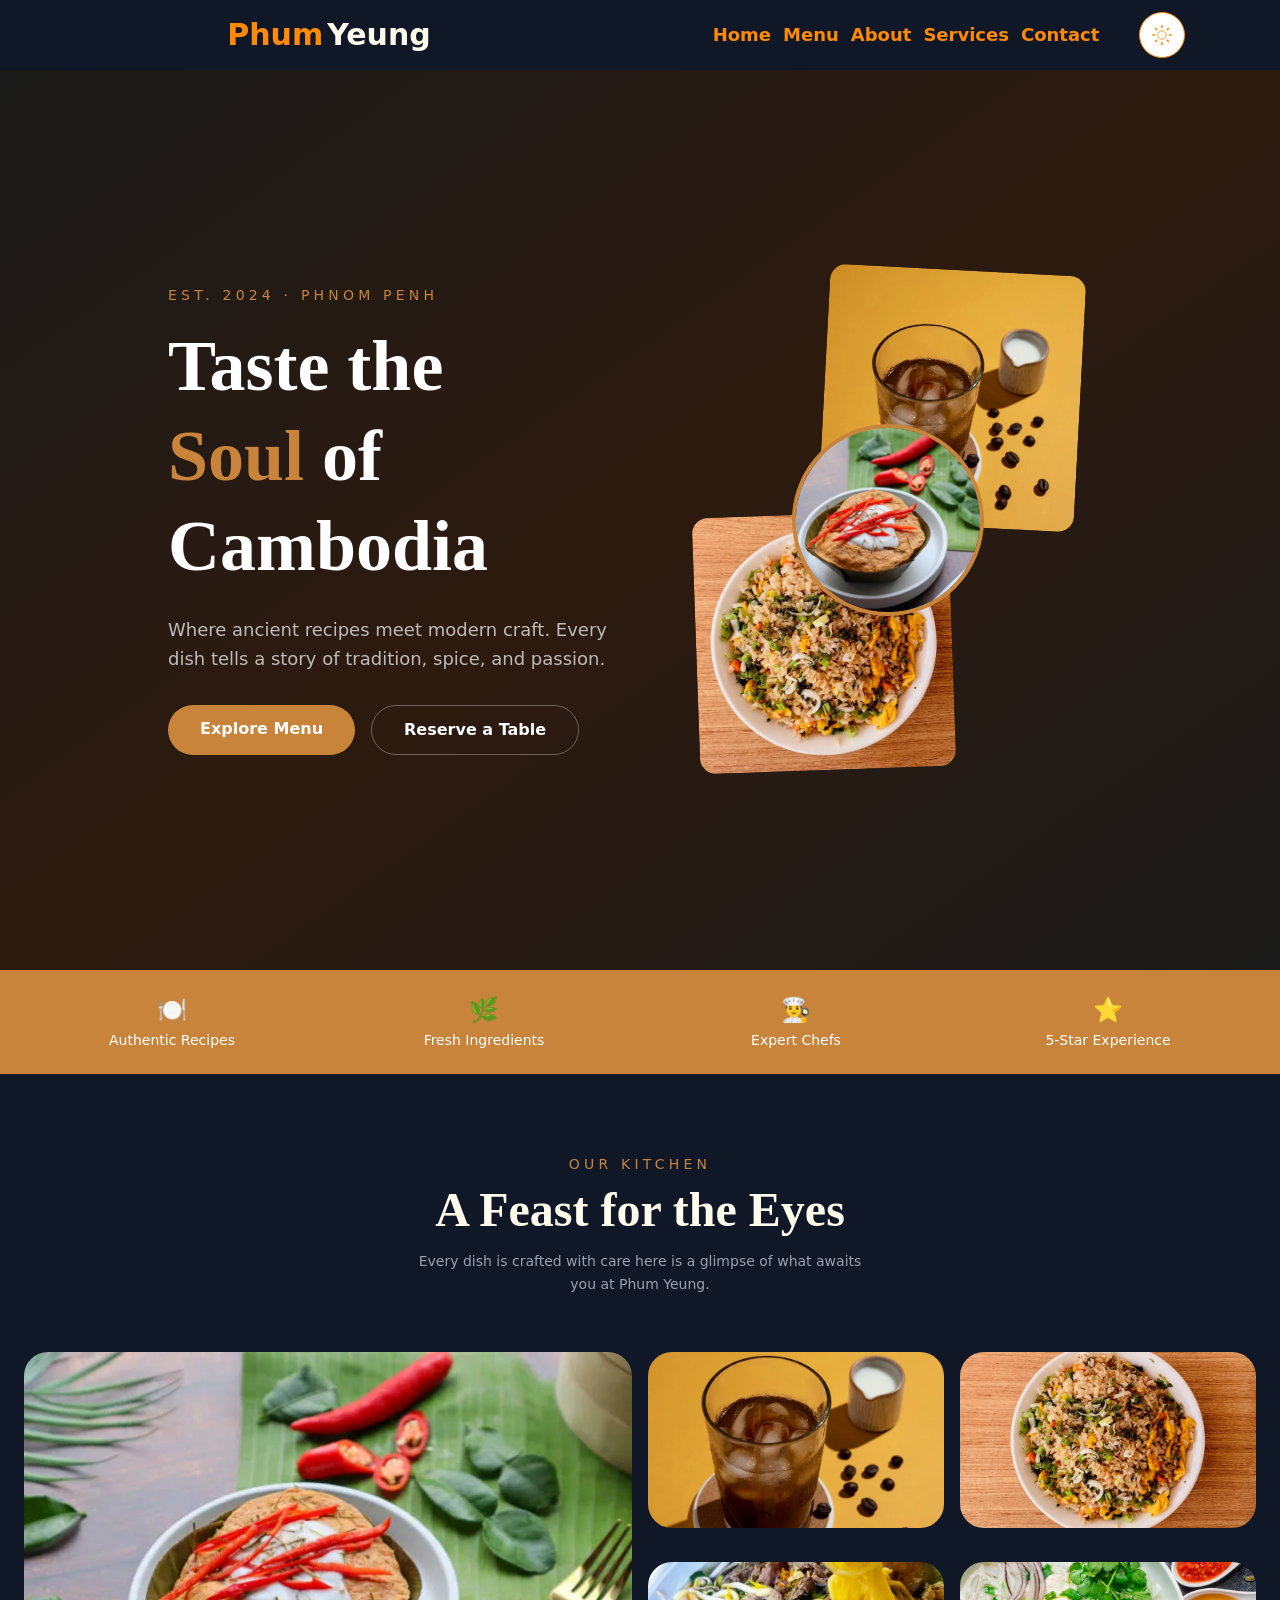
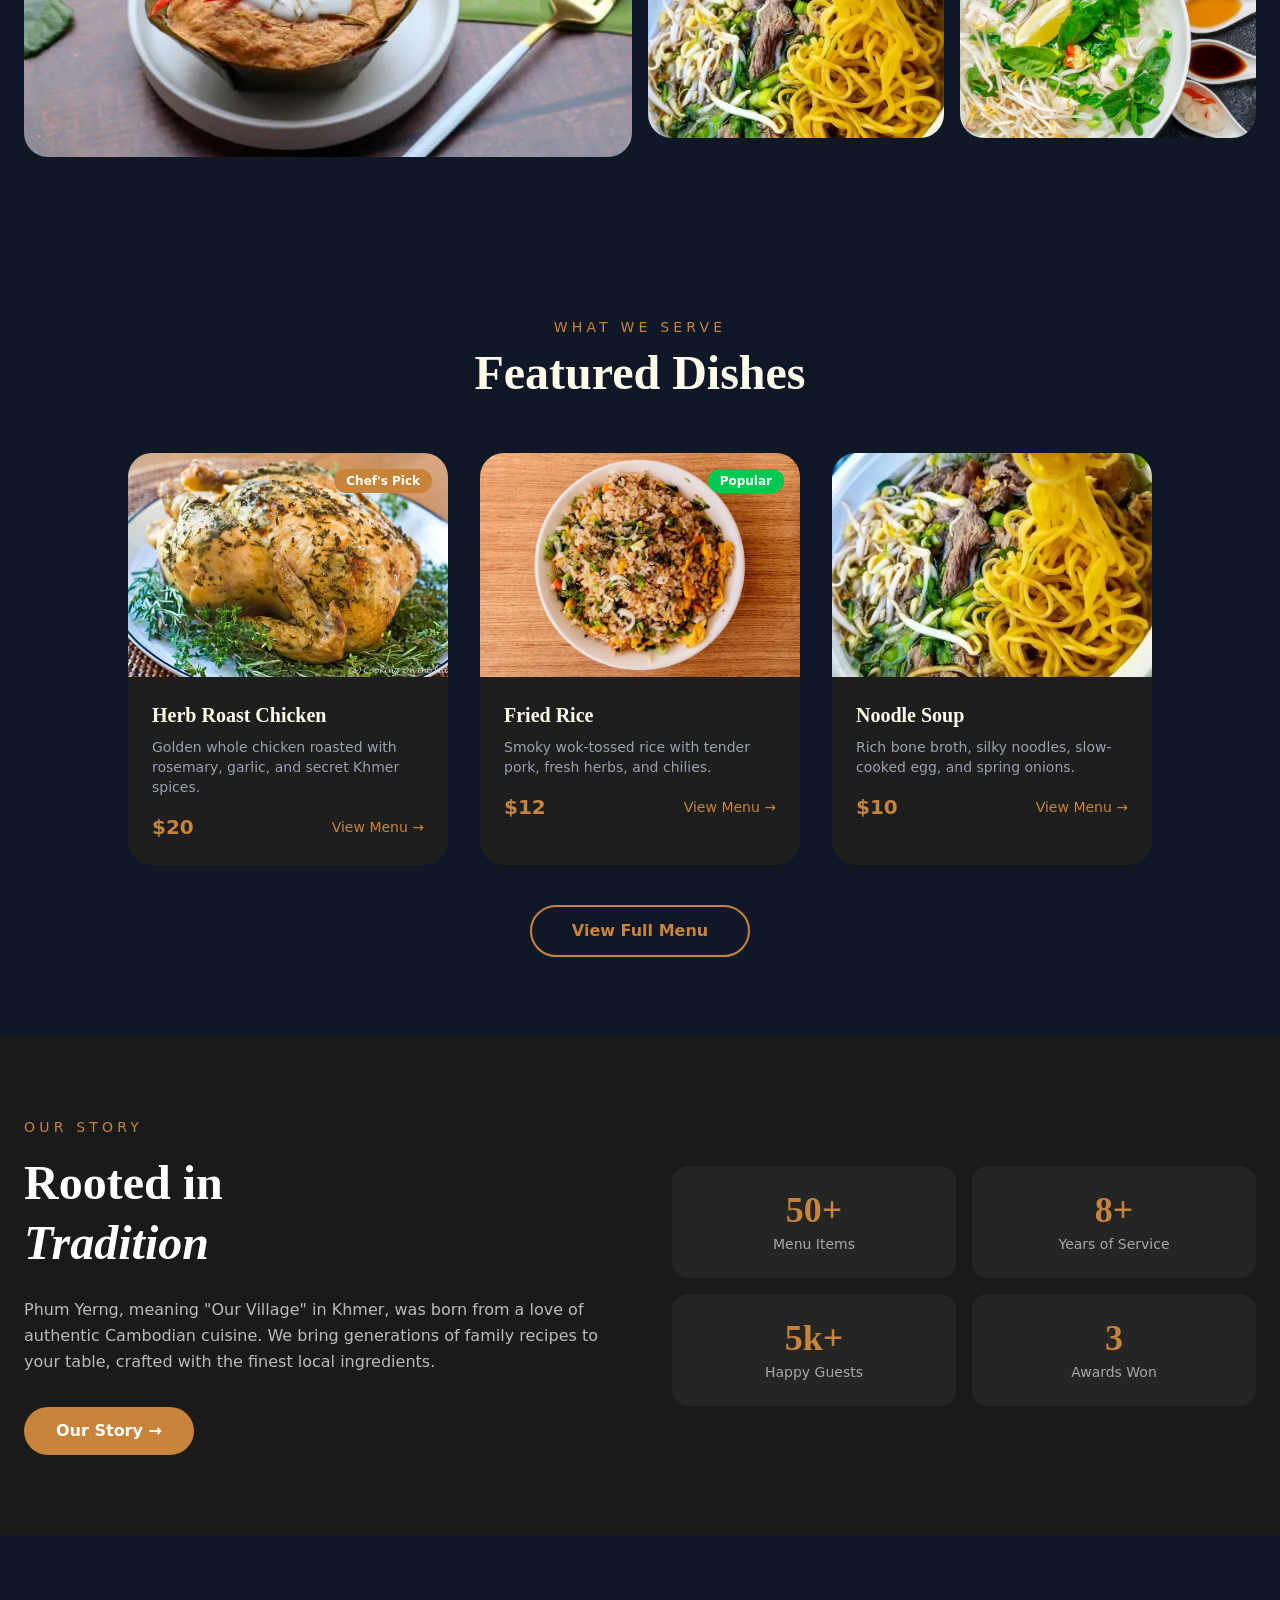
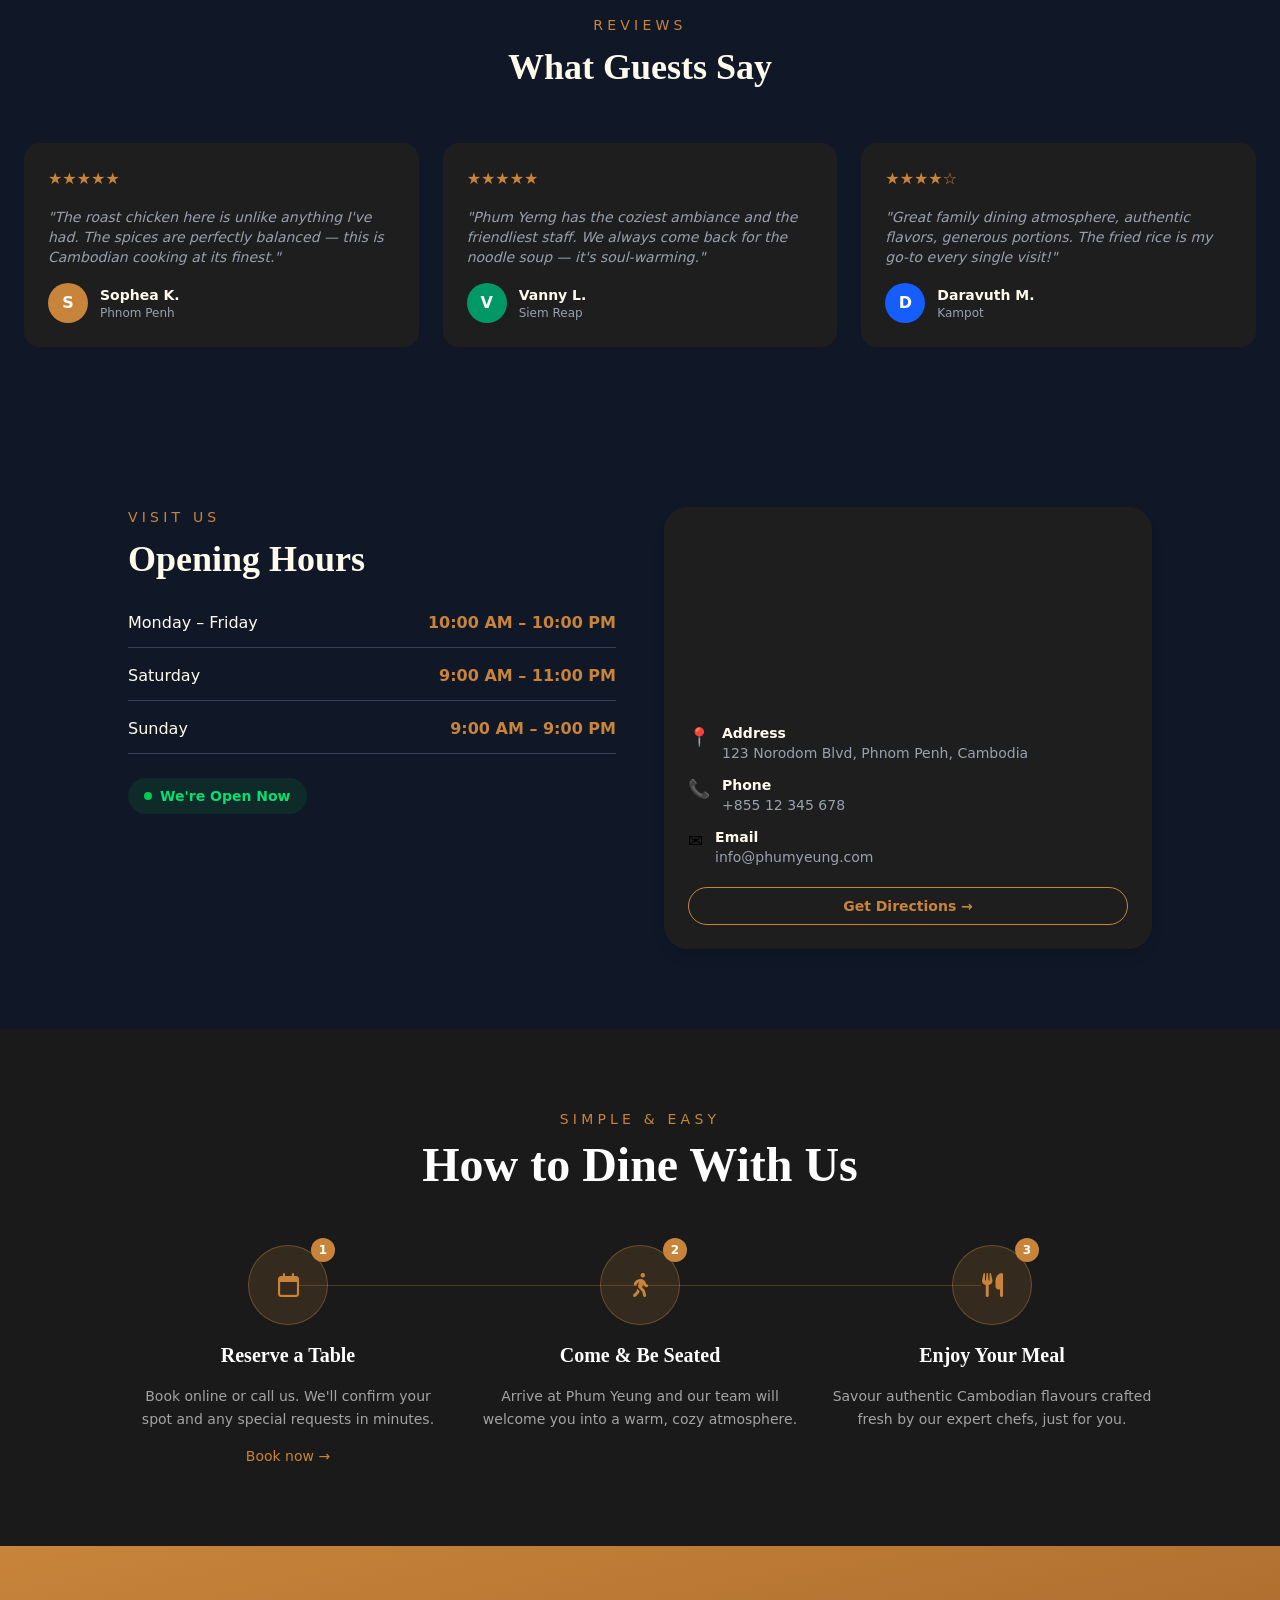
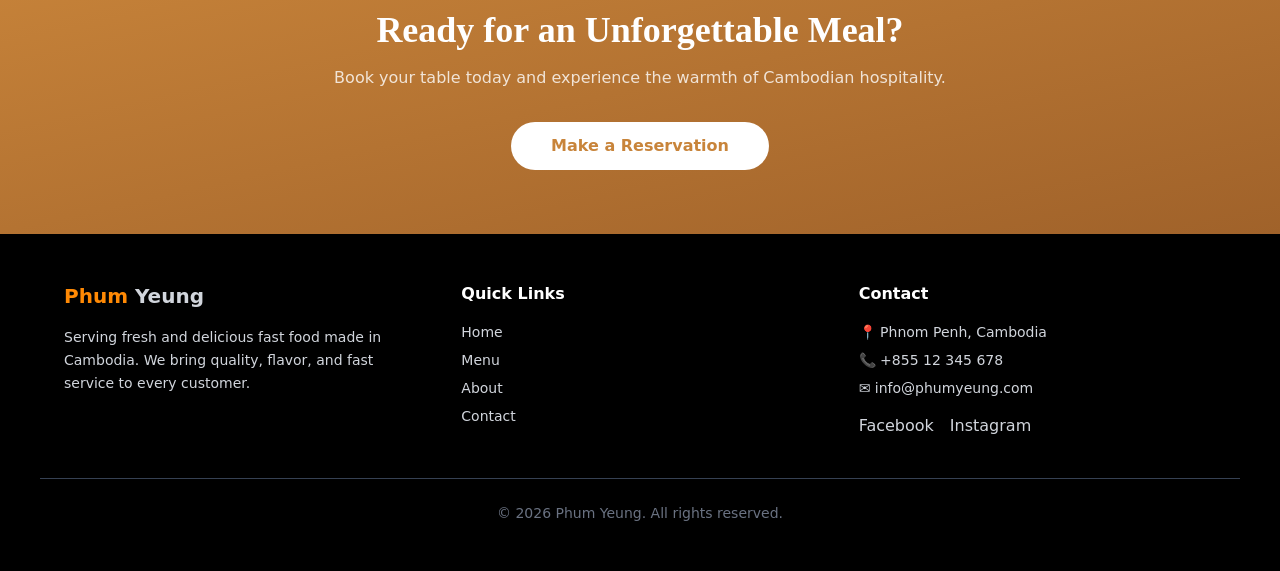
<file: index.html>
<!DOCTYPE html>
<html lang="en" class="dark ">
<head>
    <meta charset="UTF-8">
    <meta name="viewport" content="width=device-width, initial-scale=1.0">
    <title>Home</title>
    <link rel="stylesheet" href="./src/output.css">
    <link rel="stylesheet" href="https://cdnjs.cloudflare.com/ajax/libs/font-awesome/6.5.0/css/all.min.css">
</head>
<body class="bg-[#f5eee8] dark:bg-gray-900 transition-colors duration-300 ">
     
      <!--sticky srolling nav-->

      <div class="sticky top-0 z-50 bg-amber-50 dark:bg-gray-900">

        <!-- logo -->
    <div
      class="  px-6 py-3  flex flex-wrap items-center  gap-3">

      <div class="text-xl md:text-3xl font-bold flex gap-1  justify-center flex-1">

        <span class="text-orange-400">Phum</span>
        
        <span class="text-black dark:text-amber-50">Yeung</span>
      
      </div>

      <!--right side nav-->

      <div class="flex  items-center gap-5 flex-1 justify-center ">

        <!--nav-->
      <nav class="flex gap-3 text-sm sm:text-base md:text-lg font-semibold text-[rgb(105,55,39)] ">
        <a href="index.html" class="text-orange-400 hover:text-[rgb(254,169,84)] transition">Home</a>
        <a href="menu.html" class=" text-orange-400 hover:text-[rgb(254,169,84)] transition">Menu</a>
        <a href="about.html" class="text-orange-400 hover:text-[rgb(254,169,84)] transition">About</a>
        <a href="service.html" class="text-orange-400 hover:text-[rgb(254,169,84)] transition">Services</a>
        <a href="contact.html" class="text-orange-400 hover:text-[rgb(254,169,84)] transition">Contact</a>
        
      </nav>


      <button
        id="theme-toggle"
        class="ml-5 mr-1 mt-auto p-3 border border-orange-400 rounded-full bg-black dark:bg-white transition duration-300"
      >
        <!-- SUN ICON -->

        <svg
          id="sun-icon"
          xmlns="http://www.w3.org/2000/svg"
          class="w-5 h-5 text-orange-400"
          fill="none"
          viewBox="0 0 24 24"
          stroke="currentColor"
        >
          <circle cx="12" cy="12" r="5" />
          <path
            stroke-linecap="round"
            stroke-linejoin="round"
            stroke-width="2"
            d="M12 1v2M12 21v2M4.22 4.22l1.42 1.42M18.36 18.36l1.42 1.42M1 12h2M21 12h2M4.22 19.78l1.42-1.42M18.36 5.64l1.42-1.42"
          />
        </svg>

        <!-- MOON ICON -->

        <svg
          id="moon-icon"
          xmlns="http://www.w3.org/2000/svg"
          class="w-5 h-5 text-white hidden"
          fill="none"
          viewBox="0 0 24 24"
          stroke="currentColor"
        >
          <path
            stroke-linecap="round"
            stroke-linejoin="round"
            stroke-width="2"
            d="M21 12.79A9 9 0 1111.21 3 
        7 7 0 0021 12.79z"
          />
        </svg>
      </button>
    </div>
    </div>
      </div>
      
    <!-- Header -->
     
    <section  class="min-h-screen flex items-center justify-center overflow-hidden bg-linear-to-br from-[#1a1a1a] via-[#2d1a0e] to-[#1a1a1a]">
   
      <!--header text-->
      
    <div class="relative z-10 max-w-7xl mx-auto px-6 grid md:grid-cols-2 gap-12 items-center">
      <div class="text-white">
        <p class=" text-[#c8843a] text-sm font-medium tracking-[0.3em] uppercase mb-4">Est. 2024 · Phnom Penh</p>
        <h1 class=" text-3xl sm:text-5xl md:text-7xl font-black leading-tight mb-6 font-['Playfair_Display']">
          Taste the<br><span style="color:#c8843a;">Soul</span> of<br>Cambodia
        </h1>
        <p class=" text-white/70 text-lg max-w-md mb-8 leading-relaxed">
          Where ancient recipes meet modern craft. Every dish tells a story of tradition, spice, and passion.
        </p>
        <div class=" flex flex-wrap gap-4">
          <a href="menu.html" class="px-8 py-3 text-white font-semibold rounded-full transition-all hover:scale-105 bg-[#c8843a]" >
            Explore Menu
          </a>
          <a href="contact.html" class="px-8 py-3 border border-white/30 text-white font-semibold rounded-full hover:bg-white/10 transition-all">
            Reserve a Table
          </a>
        </div>
      </div>

      <!-- Header image  -->
      <div class="relative hidden md:block h-100 lg:h-125">
        <div class="absolute top-0 right-8 w-64 h-64 rounded-2xl overflow-hidden  rotate-3">
          <img src="./img/icecoffe.webp" alt="ice coffee" class="w-full h-full object-cover">
        </div>
        <div class="absolute bottom-0 left-8 w-64 h-64 rounded-2xl overflow-hidden  -rotate-2">
          <img src="./img/fricerice.webp" alt="Fried Rice" class="w-full h-full object-cover">
        </div>
        <div class="absolute top-1/2 left-1/2 -translate-x-1/2 -translate-y-1/2 w-48 h-48 rounded-full overflow-hidden  border-4 border-[#c8843a]">
          <img src="./img/amok.webp" alt="amok" class="w-full h-full object-cover">
        </div>
      </div>
    </div>
    
  </section>

  <!-- Featured -->
   
  <section class="bg-[#c8843a] py-6" >
    <div class="max-w-7xl mx-auto px-6 grid grid-cols-4 gap-4 text-white text-center">
      <div class="flex flex-col  gap-1">
        <span class="text-2xl">🍽️</span>
        <span class="text-sm font-medium">Authentic Recipes</span>
      </div>
      <div class="flex flex-col  gap-1">
        <span class="text-2xl">🌿</span>
        <span class="text-sm font-medium">Fresh Ingredients</span>
      </div>
      <div class="flex flex-col  gap-1">
        <span class="text-2xl">👨‍🍳</span>
        <span class="text-sm font-medium">Expert Chefs</span>
      </div>
      <div class="flex flex-col  gap-1">
        <span class="text-2xl">⭐</span>
        <span class="text-sm font-medium">5-Star Experience</span>
      </div>
    </div>
  </section>

  <!-- Gallery  -->
<section class="py-20 px-6 bg-[#f5eee8] dark:bg-gray-900">
  <div class="max-w-7xl mx-auto">
    <div class="text-center mb-14">
      <p class="text-[#c8843a] text-sm font-medium tracking-[0.3em] uppercase mb-3">Our Kitchen</p>
      <h2 class="dark:text-amber-50 text-4xl md:text-5xl font-bold font-['Playfair_Display']">A Feast for the Eyes</h2>
      <p class="text-gray-500 dark:text-gray-400 mt-4 max-w-md mx-auto text-sm leading-relaxed">
        Every dish is crafted with care here is a glimpse of what awaits you at Phum Yeung.
      </p>
    </div>
 
    <!-- Photo grid -->
    <div class="grid grid-cols-2 md:grid-cols-4 gap-4">
 
      <!-- Large left image -->
      <div class="col-span-2 row-span-2 rounded-3xl overflow-hidden h-72 md:h-auto">
        <img src="./img/amok.webp" alt="Fish Amok" class="w-full h-full object-cover hover:scale-105 transition-transform duration-700">
      </div>
 
      <!-- Top right 1 -->
      <div class="rounded-3xl overflow-hidden h-36 md:h-44">
        <img src="./img/icecoffe.webp" alt="Ice Coffee" class="w-full h-full object-cover hover:scale-105 transition-transform duration-700">
      </div>
 
      <!-- Top right 2 -->
      <div class="rounded-3xl overflow-hidden h-36 md:h-44">
        <img src="./img/fricerice.webp" alt="Fried Rice" class="w-full h-full object-cover hover:scale-105 transition-transform duration-700">
      </div>
 
      <!-- Bottom right 1 -->
      <div class="rounded-3xl overflow-hidden h-36 md:h-44">
        <img src="./img/noodlesoup.webp" alt="Noodle Soup" class="w-full h-full object-cover hover:scale-105 transition-transform duration-700">
      </div>
 
      <!-- Bottom right 2  -->
      <div class="rounded-3xl overflow-hidden h-36 md:h-44">
        <img src="./img/kuyteav.webp" alt="Noodle Soup" class="w-full h-full object-cover hover:scale-105 transition-transform duration-700">
      </div>
 
    </div>
  </div>
</section>

   <!-- Featured menu -->
  <section class="py-20 px-6">
    <div class="max-w-5xl mx-auto">
      <div class="text-center mb-14">
        <p class="deco-line text-[#c8843a] text-sm font-medium tracking-[0.3em] uppercase mb-3">What We Serve</p>
        <h2 class="dark:text-amber-50 text-4xl md:text-5xl font-bold" style="font-family:'Playfair Display',serif; ">Featured Dishes</h2>
      </div>
      <div class="grid grid-cols-2 sm:grid-cols-3 md:grid-cols-3 gap-8">
        
        <!-- Card 1 -->

        <div class=" bg-white dark:bg-[#1e1e1e] rounded-3xl overflow-hidden ">
          <div class="relative h-56">
            <img src="./img/Herb_Crusted_Roast_Chicken-close-580.webp" alt="Roast Chicken" class="w-full h-full object-cover hover:scale-105 transition-transform duration-500">
            <span class="absolute top-4 right-4 bg-[#c8843a] text-white text-xs font-bold px-3 py-1 rounded-full">Chef's Pick</span>
          </div>
          <div class="p-6">
            <h3 class="dark:text-amber-50 text-xl font-bold mb-2 font-['Playfair_Display']">Herb Roast Chicken</h3>
            <p class="text-sm text-gray-500 dark:text-gray-400 mb-4">Golden whole chicken roasted with rosemary, garlic, and secret Khmer spices.</p>
            <div class="flex flex-col sm:flex-row justify-between  sm:items-center gap-1">
              <span class="text-[#c8843a] font-bold text-xl">$20</span>
              <a href="menu.html" class="text-sm font-medium text-[#c8843a] hover:underline">View Menu →</a>
            </div>
          </div>
        </div>

        <!-- Card 2 -->
        <div class="menu-card bg-white dark:bg-[#1e1e1e] rounded-3xl overflow-hidden shadow-lg">
          <div class="relative h-56">
            <img src="./img/fricerice.webp" alt="Fried Rice" class="w-full h-full object-cover hover:scale-105 transition-transform duration-500">
            <span class="absolute top-4 right-4 bg-green-500 text-white text-xs font-bold px-3 py-1 rounded-full">Popular</span>
          </div>
          <div class="p-6"> 
            <h3 class=" dark:text-amber-50 text-xl font-bold mb-2 font-['Playfair_Display']"> Fried Rice</h3>
            <p class="text-sm text-gray-500 dark:text-gray-400 mb-4">Smoky wok-tossed rice with tender pork, fresh herbs, and chilies.</p>
            <div class="flex flex-col sm:flex-row justify-between  sm:items-center gap-1">
              <span class="text-[#c8843a] font-bold text-xl">$12</span>
              <a href="menu.html" class="text-sm font-medium text-[#c8843a] hover:underline">View Menu →</a>
            </div>
          </div>
        </div>

        <!-- Card 3 -->
        <div class="menu-card bg-white dark:bg-[#1e1e1e] rounded-3xl overflow-hidden shadow-lg">
          <div class="relative h-56">
            <img src="./img/noodlesoup.webp" alt="Noodle Soup" class="w-full h-full object-cover hover:scale-105 transition-transform duration-500">
          </div>
          <div class="p-6">
            <h3 class="dark:text-amber-50 text-xl font-bold mb-2 font-['Playfair_Display']">Noodle Soup</h3>
            <p class="text-sm text-gray-500 dark:text-gray-400 mb-4">Rich bone broth, silky noodles, slow-cooked egg, and spring onions.</p>
            <div class="flex flex-col sm:flex-row justify-between  sm:items-center gap-1">
              <span class="text-[#c8843a] font-bold text-xl">$10</span>
              <a href="menu.html" class="text-sm font-medium text-[#c8843a] hover:underline">View Menu →</a>
            </div>
          </div>
        </div>
      </div>
      
      <div class="text-center mt-10">
        <a href="menu.html" class="inline-block px-4 sm:px-6 md:px-10 py-3 border-2 border-[#c8843a] text-[#c8843a] font-semibold rounded-full hover:bg-[#c8843a] hover:text-white transition-all">
          View Full Menu
        </a>
      </div>
    </div>
  </section>

  <!-- Our Story -->
   
  <section class="py-20 px-6 bg-[#1a1a1a] text-white">
    <div class="max-w-7xl mx-auto grid md:grid-cols-2 gap-16 items-center">
      <div>
        <p class=" text-[#c8843a] text-sm font-medium tracking-[0.3em] uppercase mb-4">Our Story</p>
        <h2 class="text-4xl md:text-5xl font-bold leading-tight mb-6 font-['Playfair_Display']">
          Rooted in<br><em>Tradition</em>
        </h2>
        <p class="text-white/70 leading-relaxed mb-8">
          Phum Yerng, meaning "Our Village" in Khmer, was born from a love of authentic Cambodian cuisine. We bring generations of family recipes to your table, crafted with the finest local ingredients.
        </p>
        <a href="about.html" class="inline-block px-8 py-3 bg-[#c8843a] text-white font-semibold rounded-full hover:bg-[#a0622a] transition-colors">
          Our Story →
        </a>
      </div>
      <div class="grid grid-cols-2 gap-4">
        <div class="bg-white/5 rounded-2xl p-6 text-center">
          <div class="text-4xl font-black text-[#c8843a] font-['Playfair_Display']" >50+</div>
          <div class="text-sm text-white/60 mt-1">Menu Items</div>
        </div>
        <div class="bg-white/5 rounded-2xl p-6 text-center">
          <div class="text-4xl font-black text-[#c8843a] font-['Playfair_Display']" >8+</div>
          <div class="text-sm text-white/60 mt-1">Years of Service</div>
        </div>
        <div class="bg-white/5 rounded-2xl p-6 text-center">
          <div class="text-4xl font-black text-[#c8843a] font-['Playfair_Display']" >5k+</div>
          <div class="text-sm text-white/60 mt-1">Happy Guests</div>
        </div>
        <div class="bg-white/5 rounded-2xl p-6 text-center">
          <div class="text-4xl font-black text-[#c8843a] font-['Playfair_Display']">3</div>
          <div class="text-sm text-white/60 mt-1">Awards Won</div>
        </div>
      </div>
    </div>
  </section>

   <!-- Reviews -->

  <section class="py-20 px-6">
    <div class="max-w-7xl mx-auto">
      <div class="text-center mb-14">
        <p class=" text-[#c8843a] text-sm font-medium tracking-[0.3em] uppercase mb-3">Reviews</p>
        <h2 class="dark:text-amber-50 text-4xl font-bold font-['Playfair_Display']">What Guests Say</h2>
      </div>

      <!-- Reviews 1-->
      <div class="grid grid-cols-1 md:grid-cols-3  gap-6">
        <div class="bg-white dark:bg-[#1e1e1e] rounded-2xl p-6 ">
          <div class="text-[#c8843a] gap-1 mb-4"><span class="star">★★★★★</span></div>
          <p class="text-sm text-gray-600 dark:text-gray-400 mb-4 italic">"The roast chicken here is unlike anything I've had. The spices are perfectly balanced — this is Cambodian cooking at its finest."</p>
          <div class="flex items-center gap-3">
            <div class="w-10 h-10 rounded-full bg-[#c8843a] flex items-center justify-center text-white font-bold">S</div>
            <div><div class="dark:text-amber-50 text-sm font-semibold">Sophea K.</div>
            <div class="text-xs text-gray-400">Phnom Penh</div></div>
          </div>
        </div>

        <!-- Reviews 2-->
        <div class="bg-white dark:bg-[#1e1e1e] rounded-2xl p-6 ">
          <div class="text-[#c8843a]  gap-1 mb-4"><span class="star">★★★★★</span></div>
          <p class="text-sm text-gray-600 dark:text-gray-400 mb-4 italic">"Phum Yerng has the coziest ambiance and the friendliest staff. We always come back for the noodle soup — it's soul-warming."</p>
          <div class="flex items-center gap-3">
            <div class="w-10 h-10 rounded-full bg-emerald-600 flex items-center justify-center text-white font-bold">V</div>
            <div><div class="dark:text-amber-50 text-sm font-semibold">Vanny L.</div><div class="text-xs text-gray-400">Siem Reap</div></div>
          </div>
        </div>

        <!-- Reviews 3-->
        <div class="bg-white dark:bg-[#1e1e1e] rounded-2xl p-6 ">
          <div class="text-[#c8843a] gap-1 mb-4"><span class="star">★★★★☆</span></div>
          <p class="text-sm text-gray-600 dark:text-gray-400 mb-4 italic">"Great family dining atmosphere, authentic flavors, generous portions. The fried rice is my go-to every single visit!"</p>
          <div class="flex items-center gap-3">
            <div class="w-10 h-10 rounded-full bg-blue-600 flex items-center justify-center text-white font-bold">D</div>
            <div><div class="dark:text-amber-50 text-sm font-semibold">Daravuth M.</div><div class="text-xs text-gray-400">Kampot</div></div>
          </div>
        </div>
      </div>
    </div>
  </section>

  <!-- Opening Hours and Location -->
<section class="py-20 px-6 bg-[#f5eee8] dark:bg-gray-900">
  <div class="max-w-5xl mx-auto grid md:grid-cols-2 gap-12 items-start">
 
    <!-- Hours -->
    <div>
      <p class="text-[#c8843a] text-sm font-medium tracking-[0.3em] uppercase mb-3">Visit Us</p>
      <h2 class="dark:text-amber-50 text-4xl font-bold font-['Playfair_Display'] mb-8">Opening Hours</h2>
 
      <div class="space-y-4">
 
        <!-- Row -->
        <div class="flex justify-between items-center border-b border-gray-200 dark:border-gray-700 pb-3">
          <span class="dark:text-amber-50 font-medium">Monday – Friday</span>
          <span class="text-[#c8843a] font-semibold">10:00 AM – 10:00 PM</span>
        </div>
 
        <div class="flex justify-between items-center border-b border-gray-200 dark:border-gray-700 pb-3">
          <span class="dark:text-amber-50 font-medium">Saturday</span>
          <span class="text-[#c8843a] font-semibold">9:00 AM – 11:00 PM</span>
        </div>
 
        <div class="flex justify-between items-center border-b border-gray-200 dark:border-gray-700 pb-3">
          <span class="dark:text-amber-50 font-medium">Sunday</span>
          <span class="text-[#c8843a] font-semibold">9:00 AM – 9:00 PM</span>
        </div>
      </div>
 
      <!-- Status badge -->
      <div class="mt-6 inline-flex items-center gap-2 bg-green-100 dark:bg-green-900/30 text-green-700 dark:text-green-400 px-4 py-2 rounded-full text-sm font-semibold">
        <span class="w-2 h-2 rounded-full bg-green-500 animate-pulse inline-block"></span>
        We're Open Now
      </div>
    </div>
 
    <!-- Location card -->
    <div class="bg-white dark:bg-[#1e1e1e] rounded-3xl overflow-hidden shadow-lg">
 
      <!-- Map placeholder (styled box) -->
      <div class="h-48">
  <iframe
    src="https://www.google.com/maps/embed?pb=!1m18!1m12!1m3!1d3909.0!2d104.9282!3d11.5564!2m3!1f0!2f0!3f0!3m2!1i1024!2i768!4f13.1!3m3!1m2!1s0x3109513dc76a6be3%3A0x9c010ee85ab525bb!2sBoeung%20Keng%20Kang%2C%20Phnom%20Penh!5e0!3m2!1sen!2skh!4v1700000000000"
    width="100%"
    height="100%"
    style="border:0;"
    allowfullscreen=""
    loading="lazy"
    referrerpolicy="no-referrer-when-downgrade"
    title="Phum Yeung Location"
  ></iframe>
</div>
 
      <!-- Address details -->
      <div class="p-6 space-y-3">
        <div class="flex items-start gap-3">
          <span class="text-lg">📍</span>
          <div>
            <p class="dark:text-amber-50 font-semibold text-sm">Address</p>
            <p class="text-gray-500 dark:text-gray-400 text-sm">123 Norodom Blvd, Phnom Penh, Cambodia</p>
          </div>
        </div>
        <div class="flex items-start gap-3">
          <span class="text-lg">📞</span>
          <div>
            <p class="dark:text-amber-50 font-semibold text-sm">Phone</p>
            <p class="text-gray-500 dark:text-gray-400 text-sm">+855 12 345 678</p>
          </div>
        </div>
        <div class="flex items-start gap-3">
          <span class="text-lg">✉️</span>
          <div>
            <p class="dark:text-amber-50 font-semibold text-sm">Email</p>
            <p class="text-gray-500 dark:text-gray-400 text-sm">info@phumyeung.com</p>
          </div>
        </div>
        <a
          href="https://maps.google.com"
          target="_blank"
          class="mt-2 inline-block w-full text-center py-2 border border-[#c8843a] text-[#c8843a] font-semibold rounded-full text-sm hover:bg-[#c8843a] hover:text-white transition-all"
        >
          Get Directions →
        </a>
      </div>
    </div>
 
  </div>
</section>

<!-- How It Works Section -->
<section class="py-20 px-6 bg-[#1a1a1a] text-white">
  <div class="max-w-5xl mx-auto">
    <div class="text-center mb-14">
      <p class="text-[#c8843a] text-sm font-medium tracking-[0.3em] uppercase mb-3">Simple & Easy</p>
      <h2 class="text-4xl md:text-5xl font-bold font-['Playfair_Display']">How to Dine With Us</h2>
    </div>
 
    <div class="grid grid-cols-1 md:grid-cols-3 gap-8 relative">
 
      <!-- Connector line -->
      <div class="hidden md:block absolute top-10 left-1/6 right-1/6 h-px bg-[#c8843a]/30"></div>
 
      <!-- Reserve a Table -->
      <div class="flex flex-col items-center text-center gap-4">
        <div class="w-20 h-20 rounded-full bg-[#c8843a]/15 border border-[#c8843a]/40 flex items-center justify-center text-3xl relative">
          <i class="fa-regular fa-calendar text-[#c8843a] text-2xl"></i>

          <span class="absolute -top-2 -right-2 w-6 h-6 rounded-full bg-[#c8843a] text-white text-xs font-bold flex items-center justify-center">1</span>
        </div>
        <h3 class="text-xl font-bold font-['Playfair_Display']">Reserve a Table</h3>
        <p class="text-white/60 text-sm leading-relaxed">
          Book online or call us. We'll confirm your spot and any special requests in minutes.
        </p>
        <a href="contact.html" class="text-[#c8843a] text-sm font-medium hover:underline">Book now →</a>
      </div>
 
      <!-- Come & Be Seated -->
      <div class="flex flex-col items-center text-center gap-4">
        <div class="w-20 h-20 rounded-full bg-[#c8843a]/15 border border-[#c8843a]/40 flex items-center justify-center text-3xl relative">
          <i class="fa-solid fa-person-walking text-[#c8843a] text-2xl"></i>

          <span class="absolute -top-2 -right-2 w-6 h-6 rounded-full bg-[#c8843a] text-white text-xs font-bold flex items-center justify-center">2</span>
        </div>
        <h3 class="text-xl font-bold font-['Playfair_Display']">Come & Be Seated</h3>
        <p class="text-white/60 text-sm leading-relaxed">
          Arrive at Phum Yeung and our team will welcome you into a warm, cozy atmosphere.
        </p>
      </div>
 
      <!-- Enjoy Your Meal -->
      <div class="flex flex-col items-center text-center gap-4">
        <div class="w-20 h-20 rounded-full bg-[#c8843a]/15 border border-[#c8843a]/40 flex items-center justify-center text-3xl relative">
          <i class="fa-solid fa-utensils text-[#c8843a] text-2xl"></i>

          <span class="absolute -top-2 -right-2 w-6 h-6 rounded-full bg-[#c8843a] text-white text-xs font-bold flex items-center justify-center">3</span>
        </div>
        <h3 class="text-xl font-bold font-['Playfair_Display']">Enjoy Your Meal</h3>
        <p class="text-white/60 text-sm leading-relaxed">
          Savour authentic Cambodian flavours crafted fresh by our expert chefs, just for you.
        </p>
      </div>
 
    </div>
  </div>
</section>
  

  

  <!-- Banner -->

  <section class="py-16 px-6 bg-linear-to-br from-[#c8843a] to-[#a0622a]" >
    <div class="max-w-3xl mx-auto text-center text-white">
      <h2 class="text-3xl md:text-4xl font-bold mb-4 font-['Playfair_Display']">Ready for an Unforgettable Meal?</h2>
      <p class="text-white/80 mb-8">Book your table today and experience the warmth of Cambodian hospitality.</p>
      <a href="contact.html" class="inline-block px-10 py-3 bg-white text-[#c8843a] font-bold rounded-full hover:scale-105 transition-transform">
        Make a Reservation
      </a>
    </div>
  </section>
   
  <!-- footer -->

    <footer class="bg-black text-gray-300 px-10 py-12 mt-auto">
      <div class="max-w-6xl mx-auto grid grid-cols-2 md:grid-cols-3 gap-10">
        <!-- brand -->
        <div>
          <h2 class="text-xl font-bold mb-4">
            <span class="text-orange-400">Phum</span> Yeung
          </h2>
          <p class="text-sm leading-relaxed">
            Serving fresh and delicious fast food made in Cambodia. We bring
            quality, flavor, and fast service to every customer.
          </p>
        </div>

        <!-- link top -->
        <div>
          <h3 class="text-white font-semibold mb-4">Quick Links</h3>
          <ul class="space-y-2 text-sm">
            <li>
              <a href="#" class="hover:text-orange-400 transition">Home</a>
            </li>
            <li>
              <a href="#" class="hover:text-orange-400 transition">Menu</a>
            </li>
            <li>
              <a href="#" class="hover:text-orange-400 transition">About</a>
            </li>
            <li>
              <a href="#" class="hover:text-orange-400 transition">Contact</a>
            </li>
          </ul>
        </div>

        <!-- contact -->
        <div>
          <h3 class="text-white font-semibold mb-4">Contact</h3>
          <p class="text-sm mb-2">📍 Phnom Penh, Cambodia</p>
          <p class="text-sm mb-2">📞 +855 12 345 678</p>
          <p class="text-sm mb-4">✉️ info@phumyeung.com</p>

          <!-- social -->
          <div class="flex space-x-4">
            <a href="#" class="hover:text-orange-400">Facebook</a>
            <a href="#" class="hover:text-orange-400">Instagram</a>
          </div>
        </div>
      </div>

      <!-- bottom -->
      <div
        class="text-center text-sm text-gray-500 mt-10 border-t border-gray-700 pt-6">
        © 2026 Phum Yeung. All rights reserved.
      </div>
    </footer>

     <script>
      const toggleBtn = document.getElementById("theme-toggle");
      const html = document.documentElement;
      const sunIcon = document.getElementById("sun-icon");
      const moonIcon = document.getElementById("moon-icon");

      toggleBtn.addEventListener("click", () => {
        html.classList.toggle("dark");

        sunIcon.classList.toggle("hidden");
        moonIcon.classList.toggle("hidden");
      });
    </script>


  
</body>
</html>
</file>
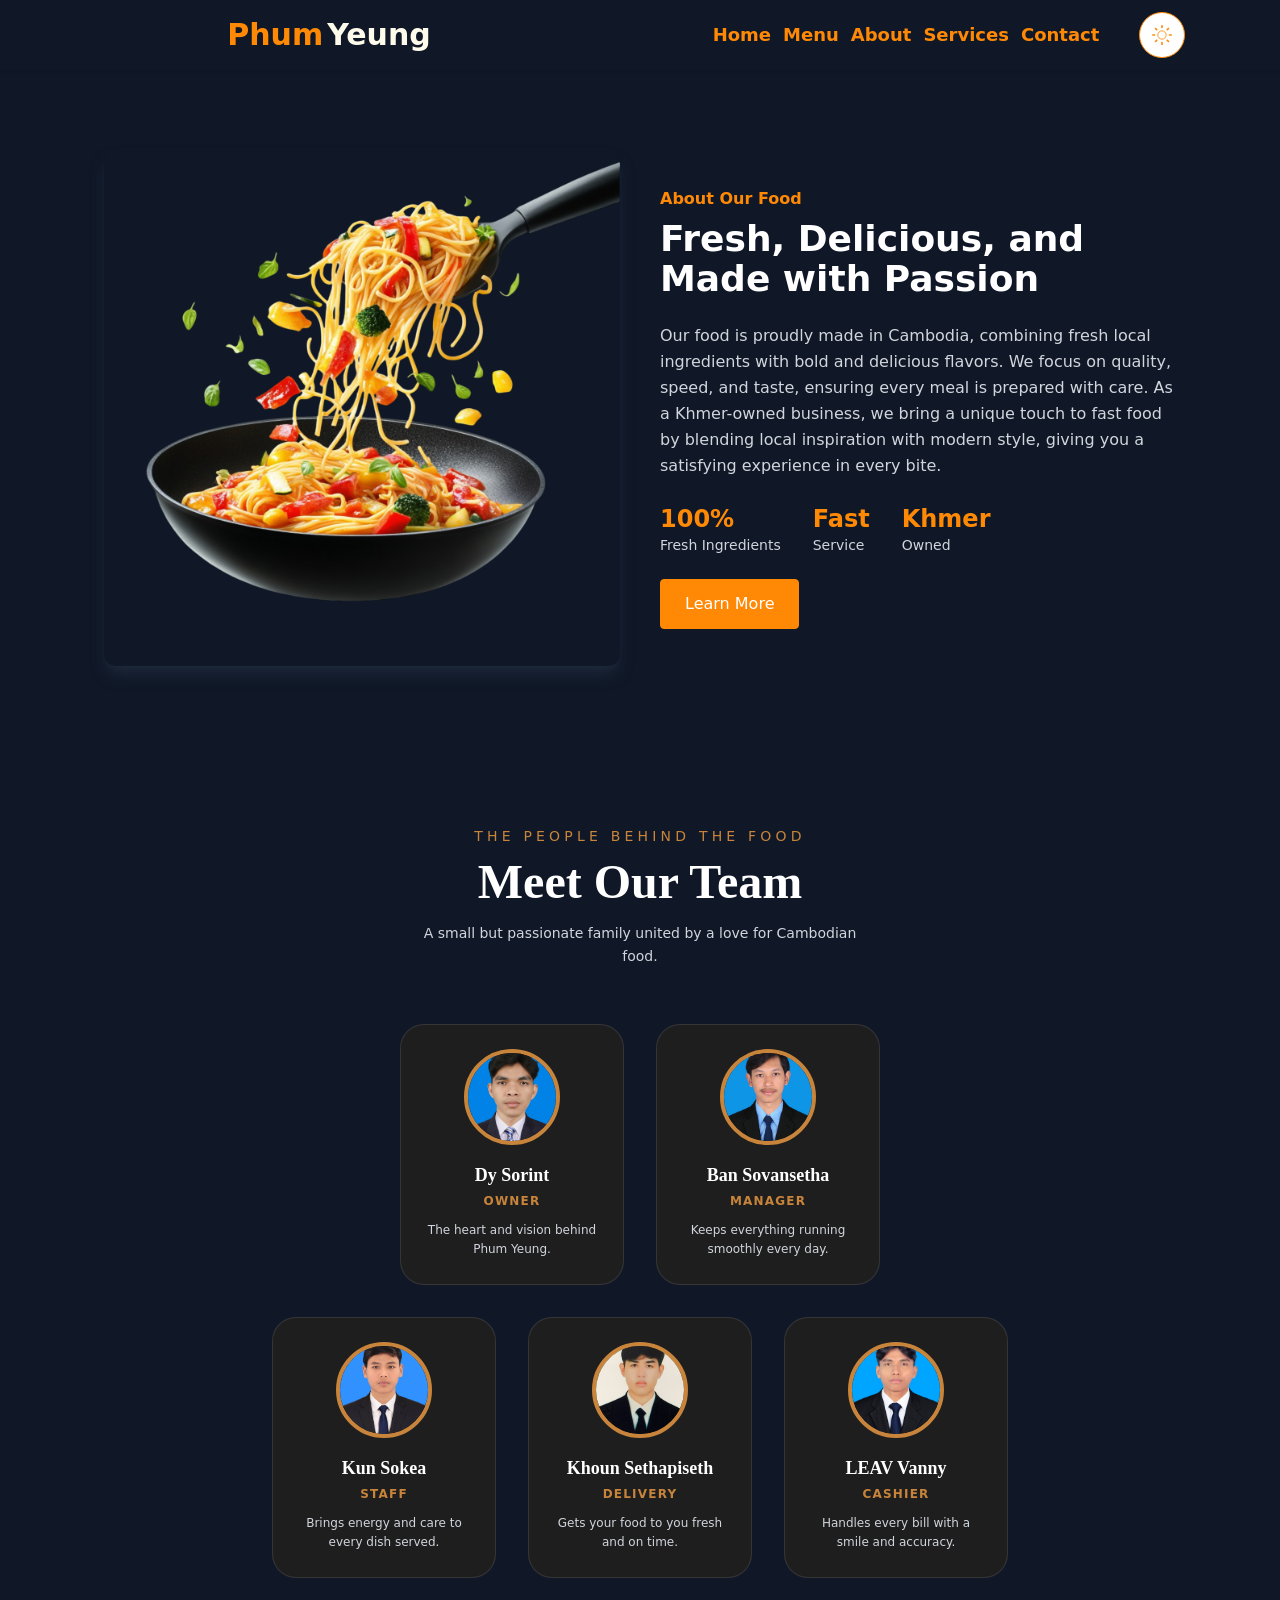
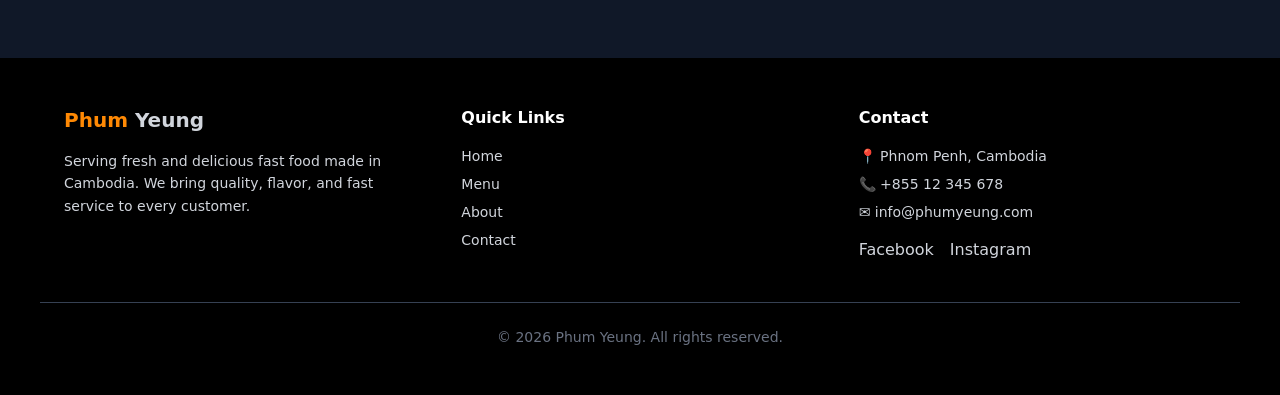
<file: about.html>
<!doctype html>
<html lang="en" class="dark">
  <head>
    <meta charset="UTF-8" />
    <meta name="viewport" content="width=device-width, initial-scale=1.0" />
    <link rel="stylesheet" href="./src/output.css" />
    <title>ABOUT OUR FOOD</title>
  </head>
  <!--dark mode -->
  <body class="bg-[#f5eee8] dark:bg-gray-900 transition-colors duration-300">
   <!--sticky srolling nav-->

      <div class="sticky top-0 z-50 bg-amber-50 dark:bg-gray-900">

        <!-- logo -->
    <div
      class="  px-6 py-3  flex flex-wrap items-center shadow-sm gap-3 justify-between">

      <div class="text-xl sm:text-2xl md:text-3xl font-bold flex gap-1  justify-center flex-1">

        <span class="text-orange-400">Phum</span>
        
        <span class="text-black dark:text-amber-50">Yeung</span>
      
      </div>
      <!--right side nav-->
      <div class="flex  items-center gap-3 sm:gap-5 flex-1 justify-center ">

        <!--nav-->
      <nav class="flex gap-3 text-sm sm:text-base md:text-lg font-semibold text-[rgb(105,55,39)] ">
        <a href="index.html" class="text-orange-400 hover:text-[rgb(254,169,84)] transition">Home</a>
        <a href="menu.html" class=" text-orange-400 hover:text-[rgb(254,169,84)] transition">Menu</a>
        <a href="about.html" class="text-orange-400 hover:text-[rgb(254,169,84)] transition">About</a>
        <a href="service.html" class="text-orange-400 hover:text-[rgb(254,169,84)] transition">Services</a>
        <a href="contact.html" class="text-orange-400 hover:text-[rgb(254,169,84)] transition">Contact</a>
        
      </nav>

      <button
        id="theme-toggle"
        class="ml-5 mr-1 mt-auto p-3 border border-orange-400 rounded-full bg-black dark:bg-white transition duration-300"
      >
        <!-- SUN ICON -->

        <svg
          id="sun-icon"
          xmlns="http://www.w3.org/2000/svg"
          class="w-5 h-5 text-orange-400"
          fill="none"
          viewBox="0 0 24 24"
          stroke="currentColor"
        >
          <circle cx="12" cy="12" r="5" />
          <path
            stroke-linecap="round"
            stroke-linejoin="round"
            stroke-width="2"
            d="M12 1v2M12 21v2M4.22 4.22l1.42 1.42M18.36 18.36l1.42 1.42M1 12h2M21 12h2M4.22 19.78l1.42-1.42M18.36 5.64l1.42-1.42"
          />
        </svg>

        <!-- MOON ICON -->

        <svg
          id="moon-icon"
          xmlns="http://www.w3.org/2000/svg"
          class="w-5 h-5 text-white hidden"
          fill="none"
          viewBox="0 0 24 24"
          stroke="currentColor"
        >
          <path
            stroke-linecap="round"
            stroke-linejoin="round"
            stroke-width="2"
            d="M21 12.79A9 9 0 1111.21 3 
        7 7 0 0021 12.79z"
          />
        </svg>
      </button>
    </div>
    </div>
      </div>


    <!-- section -->
    <div
      class="max-w-6xl mx-auto px-10 py-20 grid grid-cols-1 md:grid-cols-2 gap-10 items-center"
    >
      <!-- image -->
      <div>
        <img
          src="pasta.png"
          alt="Food"
          class="rounded-xl shadow-lg dark:shadow-gray-800"
        />
      </div>

      <!-- paragrab -->
      <div>
        <p class="text-orange-400 font-semibold mb-2">About Our Food</p>

        <h2 class="text-4xl font-bold mb-6 text-gray-900 dark:text-white">
          Fresh, Delicious, and Made with Passion
        </h2>

        <p class="text-gray-600 mb-6 leading-relaxed  dark:text-gray-300 ">
          Our food is proudly made in Cambodia, combining fresh local
          ingredients with bold and delicious flavors. We focus on quality,
          speed, and taste, ensuring every meal is prepared with care. As a
          Khmer-owned business, we bring a unique touch to fast food by blending
          local inspiration with modern style, giving you a satisfying
          experience in every bite.
        </p>

        <!-- text -->
        <div class="flex gap-8 mb-6">
          <div>
            <h3 class="text-2xl font-bold text-orange-400">100%</h3>
            <p class="text-sm text-gray-600 dark:text-gray-300">
              Fresh Ingredients
            </p>
          </div>

          <div>
            <h3 class="text-2xl font-bold text-orange-400">Fast</h3>
            <p class="text-sm text-gray-600 dark:text-gray-300">Service</p>
          </div>

          <div>
            <h3 class="text-2xl font-bold text-orange-400">Khmer</h3>
            <p class="text-sm text-gray-600 dark:text-gray-300">Owned</p>
          </div>
        </div>

        <!-- button text -->
        <button
          class="bg-orange-400 text-white px-6 py-3 rounded hover:bg-white hover:text-orange-400 border border-orange-400 transition duration-300"
        >
          Learn More
        </button>
      </div>
    </div>

   

<!-- Meet The Team -->
<section class="py-20 px-6 bg-[#f5eee8] dark:bg-gray-900 text-white">
  <div class="max-w-6xl mx-auto">

    <!-- Heading -->
    <div class="text-center mb-14">
      <p class="text-[#c8843a] text-sm font-medium tracking-[0.3em] uppercase mb-3">The People Behind the Food</p>
      <h2 class="text-gray-900 dark:text-white text-4xl md:text-5xl font-bold font-['Playfair_Display']">Meet Our Team</h2>
      <p class=" text-gray-600 dark:text-gray-300 mt-4 max-w-md mx-auto text-sm leading-relaxed">
        A small but passionate family united by a love for Cambodian food.
      </p>
    </div>

    <!-- Top row  2 members Owner and Manager -->
    <div class="flex flex-wrap justify-center gap-8 mb-8">

      <!-- Dy Sorint Owner -->
      <div class="bg-white border dark:bg-[#1e1e1e]  border-white/10 rounded-3xl p-6 flex flex-col items-center text-center w-56 hover:border-[#c8843a]/50 hover:bg-white/10 transition-all duration-300">
    
        <img src="./TeamatePhoto/sorint.jpg" alt="Dy Sorint" class="w-24 h-24 rounded-full object-cover border-4 border-[#c8843a] mb-4">
        <h3 class="text-gray-900 dark:text-white text-lg font-bold font-['Playfair_Display']">Dy Sorint</h3>
        <span class="mt-1 text-xs font-semibold tracking-widest uppercase text-[#c8843a]">Owner</span>
        <p class=" text-gray-600 dark:text-gray-300 text-xs mt-3 leading-relaxed">The heart and vision behind Phum Yeung.</p>
      </div>

      <!-- Ban Sovansetha Manager -->
      <div class="bg-white border dark:bg-[#1e1e1e] border-white/10 rounded-3xl p-6 flex flex-col items-center text-center w-56 hover:border-[#c8843a]/50 hover:bg-white/10 transition-all duration-300">
      
        <img src="./TeamatePhoto/setha.jpg" alt="Ban Sovansetha" class="w-24 h-24 rounded-full object-cover border-4 border-[#c8843a] mb-4">
        <h3 class="text-gray-900 dark:text-white text-lg font-bold font-['Playfair_Display']">Ban Sovansetha</h3>
        <span class="mt-1 text-xs font-semibold tracking-widest uppercase text-[#c8843a]">Manager</span>
        <p class=" text-gray-600 dark:text-gray-300 text-xs mt-3 leading-relaxed">Keeps everything running smoothly every day.</p>
      </div>

    </div>

    <!-- Bottom row 3 members Staff + Delivery + Cashier -->
    <div class="flex flex-wrap justify-center gap-8">

      <!-- Kun Sokea Staff -->
      <div class="bg-white border dark:bg-[#1e1e1e] border-white/10 rounded-3xl p-6 flex flex-col items-center text-center w-56 hover:border-[#c8843a]/50 hover:bg-white/10 transition-all duration-300">
      
        <img src="./TeamatePhoto/kun sokea.jpg" alt="Kun Sokea" class="w-24 h-24 rounded-full object-cover border-4 border-[#c8843a] mb-4">
        <h3 class="text-gray-900 dark:text-white text-lg font-bold font-['Playfair_Display']">Kun Sokea</h3>
        <span class="mt-1 text-xs font-semibold tracking-widest uppercase text-[#c8843a]">Staff</span>
        <p class=" text-gray-600 dark:text-gray-300 text-xs mt-3 leading-relaxed">Brings energy and care to every dish served.</p>
      </div>

      <!-- Khoun Sethapiseth Delivery -->
      <div class="bg-white border dark:bg-[#1e1e1e] border-white/10 rounded-3xl p-6 flex flex-col items-center text-center w-56 hover:border-[#c8843a]/50 hover:bg-white/10 transition-all duration-300">
        
        <img src="./TeamatePhoto/piseth.jpg" alt="Khoun Sethapiseth" class="w-24 h-24 rounded-full object-cover border-4 border-[#c8843a] mb-4">
        <h3 class="text-gray-900 dark:text-white text-lg font-bold font-['Playfair_Display']">Khoun Sethapiseth</h3>
        <span class="mt-1 text-xs font-semibold tracking-widest uppercase text-[#c8843a]">Delivery</span>
        <p class=" text-gray-600 dark:text-gray-300 text-xs mt-3 leading-relaxed">Gets your food to you fresh and on time.</p>
      </div>

      <!-- LEAV Vanny Cashier -->
      <div class="bg-white border dark:bg-[#1e1e1e] border-white/10 rounded-3xl p-6 flex flex-col items-center text-center w-56 hover:border-[#c8843a]/50 hover:bg-white/10 transition-all duration-300">
        
        <img src="./TeamatePhoto/vanny.jpg" alt="LEAV Vanny" class="w-24 h-24 rounded-full object-cover border-4 border-[#c8843a] mb-4">
        <h3 class="text-gray-900 dark:text-white text-lg font-bold font-['Playfair_Display']">LEAV Vanny</h3>
        <span class="mt-1 text-xs font-semibold tracking-widest uppercase text-[#c8843a]">Cashier</span>
        <p class=" text-gray-600 dark:text-gray-300 text-xs mt-3 leading-relaxed">Handles every bill with a smile and accuracy.</p>
      </img>

    </div>
  </div>
</section>

    <!-- footer -->
    <footer class="bg-black text-gray-300 px-10 py-12 mt-auto">
      <div class="max-w-6xl mx-auto grid grid-cols-2 md:grid-cols-3 gap-10">
        <!-- brand -->
        <div>
          <h2 class="text-xl font-bold mb-4">
            <span class="text-orange-400">Phum</span> Yeung
          </h2>
          <p class="text-sm leading-relaxed">
            Serving fresh and delicious fast food made in Cambodia. We bring
            quality, flavor, and fast service to every customer.
          </p>
        </div>

        <!-- link top -->
        <div>
          <h3 class="text-white font-semibold mb-4">Quick Links</h3>
          <ul class="space-y-2 text-sm">
            <li>
              <a href="#" class="hover:text-orange-400 transition">Home</a>
            </li>
            <li>
              <a href="#" class="hover:text-orange-400 transition">Menu</a>
            </li>
            <li>
              <a href="#" class="hover:text-orange-400 transition">About</a>
            </li>
            <li>
              <a href="#" class="hover:text-orange-400 transition">Contact</a>
            </li>
          </ul>
        </div>

        <!-- contact -->
        <div>
          <h3 class="text-white font-semibold mb-4">Contact</h3>
          <p class="text-sm mb-2">📍 Phnom Penh, Cambodia</p>
          <p class="text-sm mb-2">📞 +855 12 345 678</p>
          <p class="text-sm mb-4">✉️ info@phumyeung.com</p>

          <!-- social -->
          <div class="flex space-x-4">
            <a href="#" class="hover:text-orange-400">Facebook</a>
            <a href="#" class="hover:text-orange-400">Instagram</a>
          </div>
        </div>
      </div>

      <!-- bottom -->
      <div
        class="text-center text-sm text-gray-500 mt-10 border-t border-gray-700 pt-6"
      >
        © 2026 Phum Yeung. All rights reserved.
      </div>
    </footer>

    <script>
      const toggleBtn = document.getElementById("theme-toggle");
      const html = document.documentElement;
      const sunIcon = document.getElementById("sun-icon");
      const moonIcon = document.getElementById("moon-icon");

      toggleBtn.addEventListener("click", () => {
        html.classList.toggle("dark");

        sunIcon.classList.toggle("hidden");
        moonIcon.classList.toggle("hidden");
      });
    </script>
  </body>
</html>
</file>
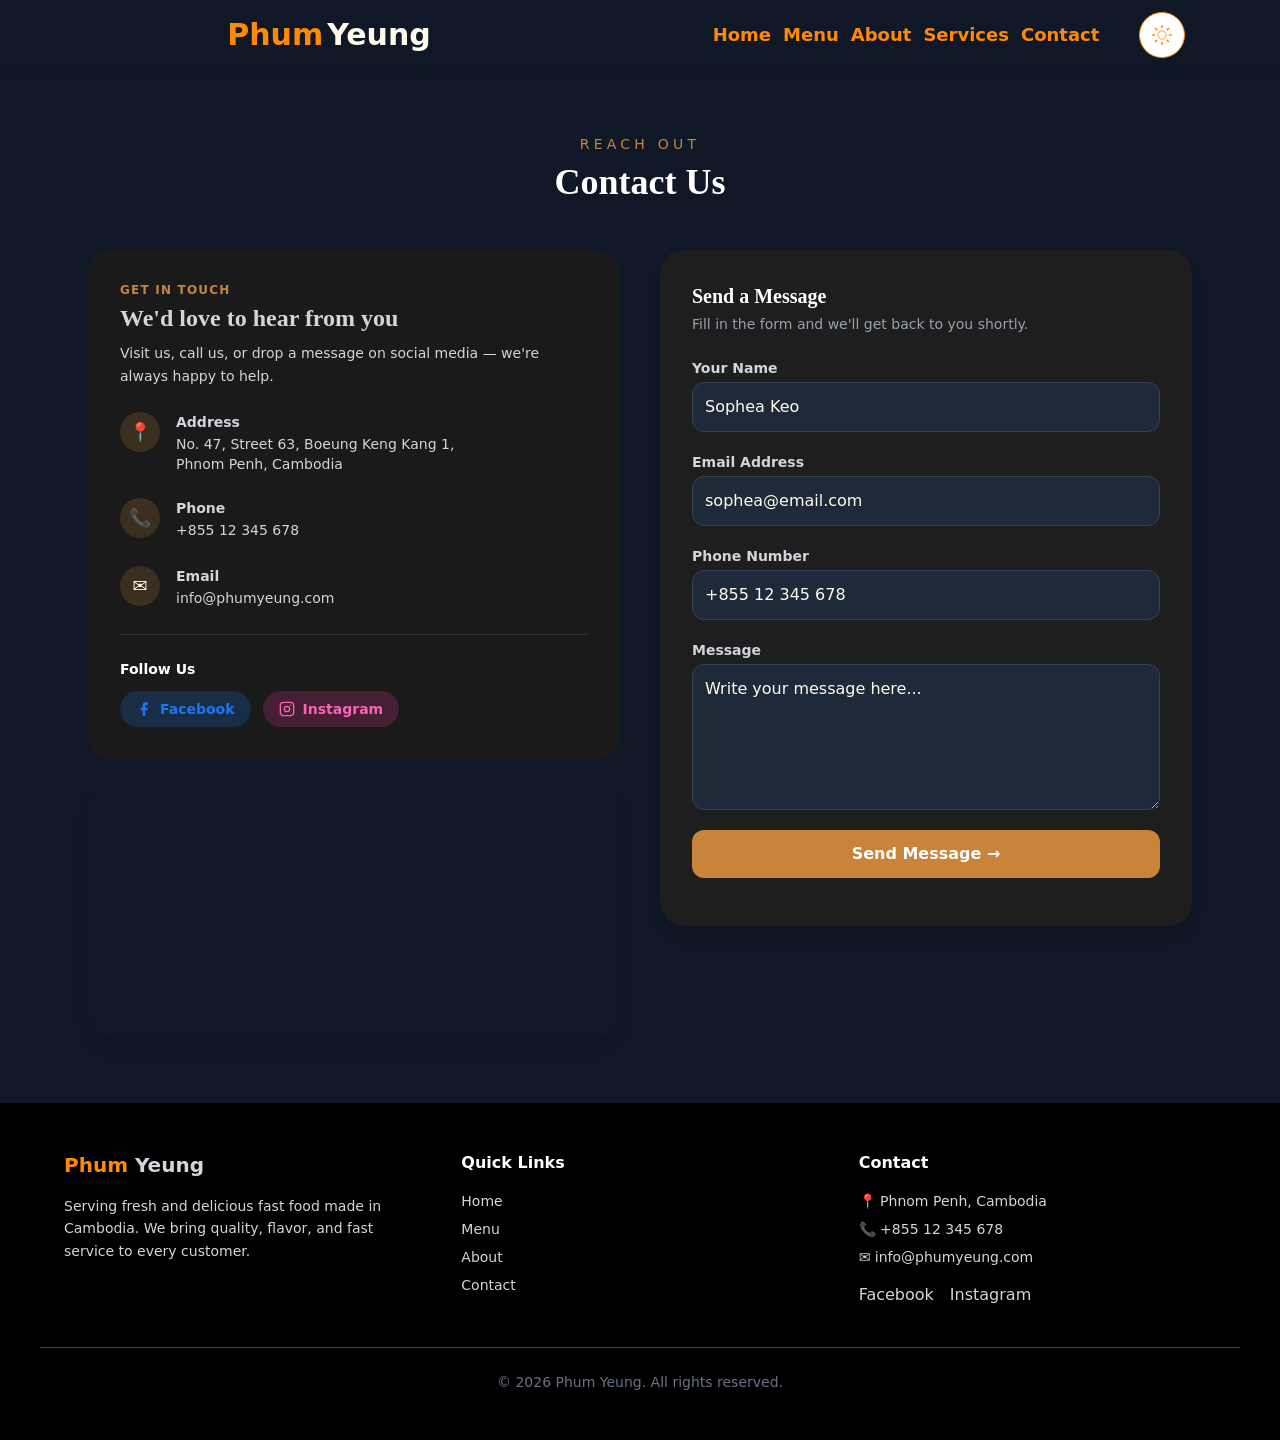
<file: contact.html>
<!doctype html>
<html lang="en" class="dark">
  <head>
    <meta charset="UTF-8" />
    <meta name="viewport" content="width=device-width, initial-scale=1.0" />
    <link rel="stylesheet" href="./src/output.css" />
    <title>Contact — Phum Yeung</title>
  </head>

  <body class="bg-[#f5eee8] dark:bg-gray-900 transition-colors duration-300">
    <!-- sticky nav -->
    <div class="sticky top-0 z-50 bg-amber-50 dark:bg-gray-900">
      <div
        class="px-6 py-3 flex flex-wrap items-center shadow-sm gap-3 justify-between"
      >
        <div
          class="text-xl sm:text-2xl md:text-3xl font-bold flex gap-1 justify-center flex-1"
        >
          <span class="text-orange-400">Phum</span>
          <span class="text-black dark:text-amber-50">Yeung</span>
        </div>

        <div class="flex items-center gap-3 sm:gap-5 flex-1 justify-center">
          <nav class="flex gap-3 text-sm sm:text-base md:text-lg font-semibold">
            <a
              href="index.html"
              class="text-orange-400 hover:text-[rgb(254,169,84)] transition"
              >Home</a
            >
            <a
              href="menu.html"
              class="text-orange-400 hover:text-[rgb(254,169,84)] transition"
              >Menu</a
            >
            <a
              href="about.html"
              class="text-orange-400 hover:text-[rgb(254,169,84)] transition"
              >About</a
            >
            <a
              href="service.html"
              class="text-orange-400 hover:text-[rgb(254,169,84)] transition"
              >Services</a
            >
            <a
              href="contact.html"
              class="text-orange-400 hover:text-[rgb(254,169,84)] transition"
              >Contact</a
            >
          </nav>

          <button
            id="theme-toggle"
            class="ml-5 mr-1 mt-auto p-3 border border-orange-400 rounded-full bg-black dark:bg-white transition duration-300"
          >
            <svg
              id="sun-icon"
              xmlns="http://www.w3.org/2000/svg"
              class="w-5 h-5 text-orange-400"
              fill="none"
              viewBox="0 0 24 24"
              stroke="currentColor"
            >
              <circle cx="12" cy="12" r="5" />
              <path
                stroke-linecap="round"
                stroke-linejoin="round"
                stroke-width="2"
                d="M12 1v2M12 21v2M4.22 4.22l1.42 1.42M18.36 18.36l1.42 1.42M1 12h2M21 12h2M4.22 19.78l1.42-1.42M18.36 5.64l1.42-1.42"
              />
            </svg>
            <svg
              id="moon-icon"
              xmlns="http://www.w3.org/2000/svg"
              class="w-5 h-5 text-white hidden"
              fill="none"
              viewBox="0 0 24 24"
              stroke="currentColor"
            >
              <path
                stroke-linecap="round"
                stroke-linejoin="round"
                stroke-width="2"
                d="M21 12.79A9 9 0 1111.21 3 7 7 0 0021 12.79z"
              />
            </svg>
          </button>
        </div>
      </div>
    </div>

    <!-- CONTACT SECTION -->
    <div class="max-w-6xl mx-auto px-6 py-16">
      <!-- Section heading -->
      <div class="text-center mb-12">
        <p
          class="text-[#c8843a] text-sm font-medium tracking-[0.3em] uppercase mb-2"
        >
          Reach Out
        </p>
        <h2
          class="text-4xl font-bold text-gray-900 dark:text-white font-['Playfair_Display']"
        >
          Contact Us
        </h2>
      </div>

      <!-- Two-column layout -->
      <div class="grid grid-cols-1 md:grid-cols-2 gap-10 items-start">
        <!-- LEFT Get in Touch info and Map -->
        <div class="flex flex-col gap-6">
          <!-- Info card -->
          <div
            class="bg-white dark:bg-[#1a1a1a] text-white rounded-3xl p-8 flex flex-col gap-6"
          >
            <div>
              <p
                class="text-[#c8843a] text-xs font-semibold tracking-widest uppercase mb-1"
              >
                Get in Touch
              </p>
              <h3
                class="text-2xl font-bold font-['Playfair_Display'] text-gray-700 dark:text-gray-300"
              >
                We'd love to hear from you
              </h3>
              <p
                class="text-sm mt-2 leading-relaxed text-gray-700 dark:text-gray-300"
              >
                Visit us, call us, or drop a message on social media — we're
                always happy to help.
              </p>
            </div>

            <!-- Address -->
            <div class="flex items-start gap-4">
              <div
                class="w-10 h-10 rounded-full bg-[#c8843a]/20 flex items-center justify-center shrink-0 text-lg"
              >
                📍
              </div>
              <div>
                <p
                  class="text-gray-700 dark:text-gray-300 font-semibold text-sm"
                >
                  Address
                </p>
                <p class="text-gray-700 dark:text-gray-300 text-sm mt-0.5">
                  No. 47, Street 63, Boeung Keng Kang 1,<br />Phnom Penh,
                  Cambodia
                </p>
              </div>
            </div>

            <!-- Phone -->
            <div class="flex items-start gap-4">
              <div
                class="w-10 h-10 rounded-full bg-[#c8843a]/20 flex items-center justify-center shrink-0 text-lg"
              >
                📞
              </div>
              <div>
                <p
                  class="text-gray-700 dark:text-gray-300 font-semibold text-sm"
                >
                  Phone
                </p>
                <a
                  href="tel:+85512345678"
                  class="text-gray-700 dark:text-gray-300 text-sm mt-0.5 hover:text-[#c8843a] transition"
                  >+855 12 345 678</a
                >
              </div>
            </div>

            <!-- Email -->
            <div class="flex items-start gap-4">
              <div
                class="w-10 h-10 rounded-full bg-[#c8843a]/20 flex items-center justify-center shrink-0 text-lg"
              >
                ✉️
              </div>
              <div>
                <p
                  class="text-gray-700 dark:text-gray-300 font-semibold text-sm"
                >
                  Email
                </p>
                <a
                  href="mailto:info@phumyeung.com"
                  class="text-gray-700 dark:text-gray-300 text-sm mt-0.5 hover:text-[#c8843a] transition"
                  >info@phumyeung.com</a
                >
              </div>
            </div>

            <!-- Divider -->
            <div class="border-t border-white/10"></div>

            <!-- Social links -->
            <div>
              <p class="text-white font-semibold text-sm mb-3">Follow Us</p>
              <div class="flex gap-3">
                <!-- Facebook -->
                <a
                  class="flex items-center gap-2 px-4 py-2 rounded-full bg-[#1877F2]/20 text-[#1877F2] text-sm font-semibold hover:bg-[#1877F2] hover:text-white transition-all"
                >
                  <svg
                    xmlns="http://www.w3.org/2000/svg"
                    class="w-4 h-4"
                    fill="currentColor"
                    viewBox="0 0 24 24"
                  >
                    <path
                      d="M18 2h-3a5 5 0 00-5 5v3H7v4h3v8h4v-8h3l1-4h-4V7a1 1 0 011-1h3z"
                    />
                  </svg>
                  Facebook
                </a>

                <!-- Instagram -->
                <a
                  class="flex items-center gap-2 px-4 py-2 rounded-full bg-pink-500/20 text-pink-400 text-sm font-semibold hover:bg-pink-500 hover:text-white transition-all"
                >
                  <svg
                    xmlns="http://www.w3.org/2000/svg"
                    class="w-4 h-4"
                    fill="none"
                    viewBox="0 0 24 24"
                    stroke="currentColor"
                    stroke-width="2"
                  >
                    <rect x="2" y="2" width="20" height="20" rx="5" ry="5" />
                    <circle cx="12" cy="12" r="4" />
                    <circle
                      cx="17.5"
                      cy="6.5"
                      r="1"
                      fill="currentColor"
                      stroke="none"
                    />
                  </svg>
                  Instagram
                </a>
              </div>
            </div>
          </div>

          <!-- Google Map  -->
          <div class="rounded-3xl overflow-hidden shadow-lg h-64">
            <iframe
              src="https://www.google.com/maps/embed?pb=!1m18!1m12!1m3!1d3909.0!2d104.9282!3d11.5564!2m3!1f0!2f0!3f0!3m2!1i1024!2i768!4f13.1!3m3!1m2!1s0x3109513dc76a6be3%3A0x9c010ee85ab525bb!2sBoeung%20Keng%20Kang%2C%20Phnom%20Penh!5e0!3m2!1sen!2skh!4v1700000000000"
              width="100%"
              height="100%"
              style="border: 0"
              allowfullscreen=""
              loading="lazy"
              referrerpolicy="no-referrer-when-downgrade"
              title="Phum Yeung Location"
            ></iframe>
          </div>
        </div>

        <!-- RIGHT  Contact Form -->
        <div class="bg-white dark:bg-[#1e1e1e] rounded-3xl p-8 shadow-lg">
          <h3
            class="text-xl font-bold text-gray-900 dark:text-white font-['Playfair_Display'] mb-1"
          >
            Send a Message
          </h3>
          <p class="text-gray-400 text-sm mb-6">
            Fill in the form and we'll get back to you shortly.
          </p>

          <form
            id="contact-form"
            action="https://formspree.io/f/xxxxabcd"
            method="POST"
            class="flex flex-col gap-5"
          >
            <div class="flex flex-col gap-1">
              <label
                class="text-sm font-semibold text-gray-700 dark:text-gray-300"
                >Your Name</label
              >
              <input
                type="text"
                name="name"
                placeholder="Sophea Keo"
                required
                class="p-3 rounded-xl border border-gray-200 dark:border-gray-700 dark:text-amber-50 dark:bg-gray-800 focus:outline-none focus:border-[#c8843a] transition"
              />
            </div>

            <div class="flex flex-col gap-1">
              <label
                class="text-sm font-semibold text-gray-700 dark:text-gray-300"
                >Email Address</label
              >
              <input
                type="email"
                name="email"
                placeholder="sophea@email.com"
                required
                class="p-3 rounded-xl border border-gray-200 dark:border-gray-700 dark:text-amber-50 dark:bg-gray-800 focus:outline-none focus:border-[#c8843a] transition"
              />
            </div>

            <div class="flex flex-col gap-1">
              <label
                class="text-sm font-semibold text-gray-700 dark:text-gray-300"
                >Phone Number</label
              >
              <input
                type="text"
                name="phone"
                placeholder="+855 12 345 678"
                class="p-3 rounded-xl border border-gray-200 dark:border-gray-700 dark:text-amber-50 dark:bg-gray-800 focus:outline-none focus:border-[#c8843a] transition"
              />
            </div>

            <div class="flex flex-col gap-1">
              <label
                class="text-sm font-semibold text-gray-700 dark:text-gray-300"
                >Message</label
              >
              <textarea
                name="message"
                placeholder="Write your message here..."
                required
                rows="5"
                class="p-3 rounded-xl border border-gray-200 dark:border-gray-700 dark:text-amber-50 dark:bg-gray-800 focus:outline-none focus:border-[#c8843a] transition"
              ></textarea>
            </div>

            <input type="hidden" name="_subject" value="New Contact Message" />

            <button
              type="submit"
              class="bg-[#c8843a] text-white py-3 rounded-xl font-semibold hover:bg-[#a0622a] transition-colors duration-300"
            >
              Send Message →
            </button>
          </form>

          <p
            id="status"
            class="text-center mt-4 text-sm text-gray-500 dark:text-gray-400"
          ></p>
        </div>
      </div>
    </div>

    <!-- footer -->
    <footer class="bg-black text-gray-300 px-10 py-12">
      <div class="max-w-6xl mx-auto grid grid-cols-2 md:grid-cols-3 gap-10">
        <div>
          <h2 class="text-xl font-bold mb-4">
            <span class="text-orange-400">Phum</span> Yeung
          </h2>
          <p class="text-sm leading-relaxed">
            Serving fresh and delicious fast food made in Cambodia. We bring
            quality, flavor, and fast service to every customer.
          </p>
        </div>
        <div>
          <h3 class="text-white font-semibold mb-4">Quick Links</h3>
          <ul class="space-y-2 text-sm">
            <li>
              <a href="index.html" class="hover:text-orange-400 transition"
                >Home</a
              >
            </li>
            <li>
              <a href="menu.html" class="hover:text-orange-400 transition"
                >Menu</a
              >
            </li>
            <li>
              <a href="about.html" class="hover:text-orange-400 transition"
                >About</a
              >
            </li>
            <li>
              <a href="contact.html" class="hover:text-orange-400 transition"
                >Contact</a
              >
            </li>
          </ul>
        </div>
        <div>
          <h3 class="text-white font-semibold mb-4">Contact</h3>
          <p class="text-sm mb-2">📍 Phnom Penh, Cambodia</p>
          <p class="text-sm mb-2">📞 +855 12 345 678</p>
          <p class="text-sm mb-4">✉️ info@phumyeung.com</p>
          <div class="flex space-x-4">
            <a href="#" class="hover:text-orange-400">Facebook</a>
            <a href="#" class="hover:text-orange-400">Instagram</a>
          </div>
        </div>
      </div>
      <div
        class="text-center text-sm text-gray-500 mt-10 border-t border-gray-700 pt-6"
      >
        © 2026 Phum Yeung. All rights reserved.
      </div>
    </footer>

    <script>
      const toggleBtn = document.getElementById("theme-toggle");
      const html = document.documentElement;
      const sunIcon = document.getElementById("sun-icon");
      const moonIcon = document.getElementById("moon-icon");

      toggleBtn.addEventListener("click", () => {
        html.classList.toggle("dark");
        sunIcon.classList.toggle("hidden");
        moonIcon.classList.toggle("hidden");
      });
    </script>
  </body>
</html>
</file>
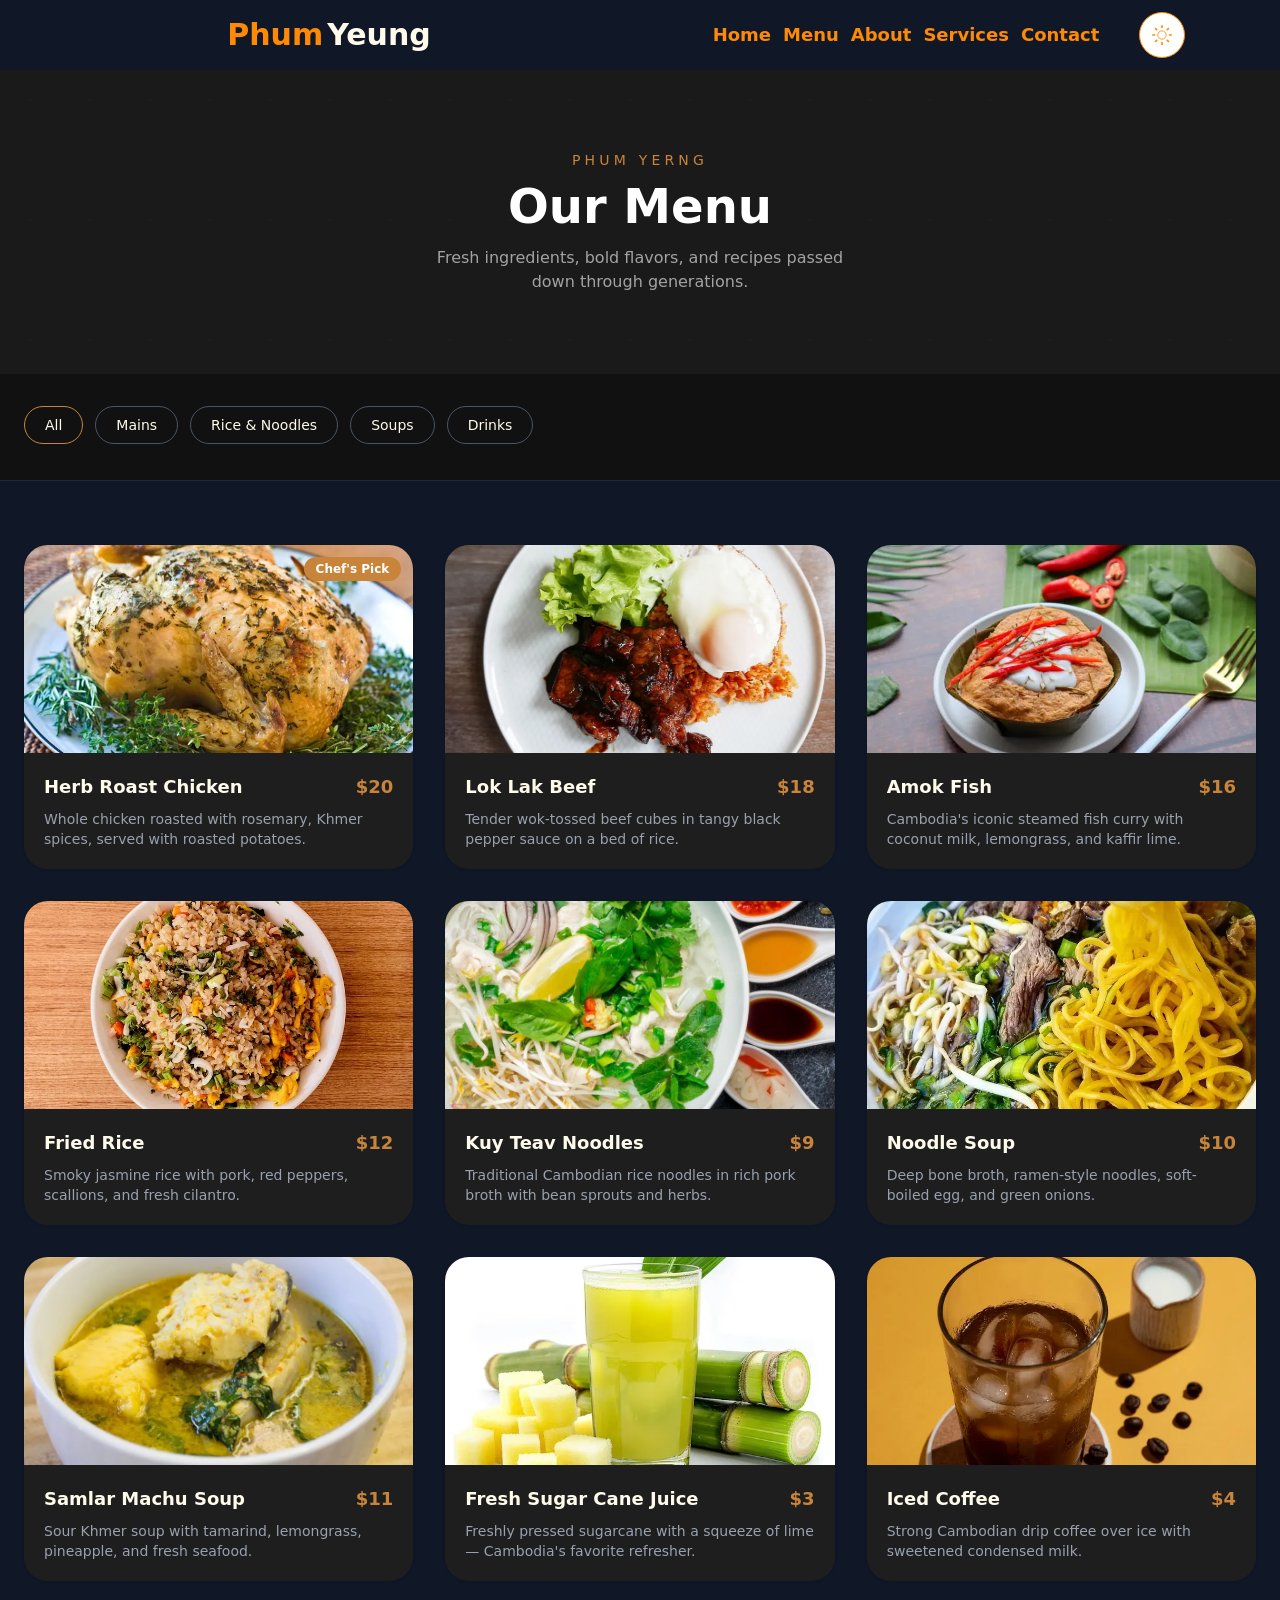
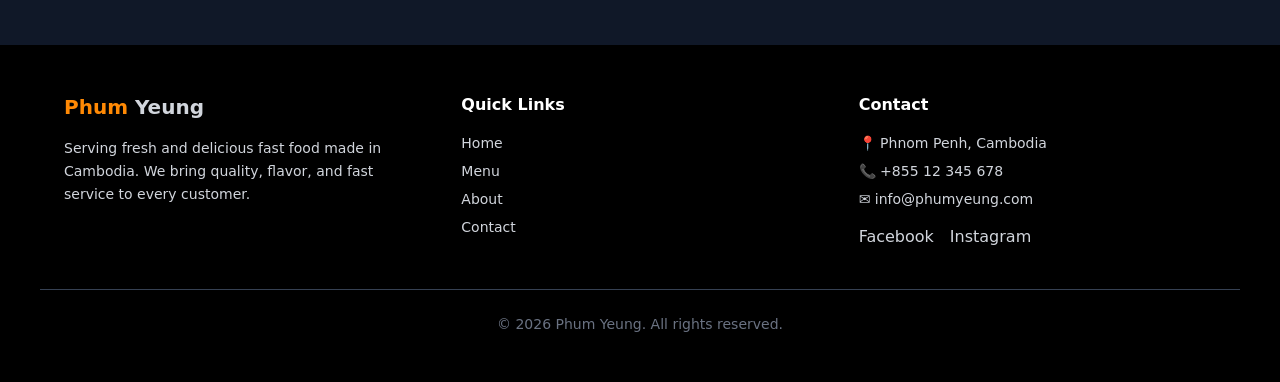
<file: menu.html>
<!DOCTYPE html>
<html lang="en" class="dark">
<head>
    <meta charset="UTF-8">
    <meta name="viewport" content="width=device-width, initial-scale=1.0">
    <title>Menu</title>
    <link rel="stylesheet" href="./src/output.css">
</head>

    <body class="bg-[#f5eee8] dark:bg-gray-900 transition-colors duration-300 ">
     
      <!--sticky srolling nav-->

      <div class="sticky top-0 z-50 bg-amber-50 dark:bg-gray-900">

        <!-- logo -->
    <div
      class="  px-6 py-3  flex flex-wrap items-center  gap-3">

      <div class="text-xl md:text-3xl font-bold flex gap-1  justify-center flex-1">

        <span class="text-orange-400">Phum</span>
        
        <span class="text-black dark:text-amber-50">Yeung</span>
      
      </div>

      <!--right side nav-->

      <div class="flex  items-center gap-3 sm:gap-5 flex-1 justify-center ">

        <!--nav-->
      <nav class="flex gap-3 text-sm sm:text-base md:text-lg font-semibold text-[rgb(105,55,39)] ">
        <a href="index.html" class="text-orange-400 hover:text-[rgb(254,169,84)] transition">Home</a>
        <a href="menu.html" class=" text-orange-400 hover:text-[rgb(254,169,84)] transition">Menu</a>
        <a href="about.html" class="text-orange-400 hover:text-[rgb(254,169,84)] transition">About</a>
        <a href="service.html" class="text-orange-400 hover:text-[rgb(254,169,84)] transition">Services</a>
        <a href="contact.html" class="text-orange-400 hover:text-[rgb(254,169,84)] transition">Contact</a>
        
      </nav>


      <button
        id="theme-toggle"
        class="ml-5 mr-1 mt-auto p-3 border border-orange-400 rounded-full bg-black dark:bg-white transition duration-300"
      >
        <!-- SUN ICON -->

        <svg
          id="sun-icon"
          xmlns="http://www.w3.org/2000/svg"
          class="w-5 h-5 text-orange-400"
          fill="none"
          viewBox="0 0 24 24"
          stroke="currentColor"
        >
          <circle cx="12" cy="12" r="5" />
          <path
            stroke-linecap="round"
            stroke-linejoin="round"
            stroke-width="2"
            d="M12 1v2M12 21v2M4.22 4.22l1.42 1.42M18.36 18.36l1.42 1.42M1 12h2M21 12h2M4.22 19.78l1.42-1.42M18.36 5.64l1.42-1.42"
          />
        </svg>

        <!-- MOON ICON -->

        <svg
          id="moon-icon"
          xmlns="http://www.w3.org/2000/svg"
          class="w-5 h-5 text-white hidden"
          fill="none"
          viewBox="0 0 24 24"
          stroke="currentColor"
        >
          <path
            stroke-linecap="round"
            stroke-linejoin="round"
            stroke-width="2"
            d="M21 12.79A9 9 0 1111.21 3 
        7 7 0 0021 12.79z"
          />
        </svg>
      </button>
    </div>
    </div>
      </div>

      <!-- page header-->
       
  <section class="bg-[#1a1a1a] text-white py-20 px-6 text-center relative overflow-hidden">
    <div class="absolute inset-0 opacity-5" style="background-image: url('data:image/svg+xml,<svg xmlns=%22http://www.w3.org/2000/svg%22 width=%2260%22 height=%2260%22><circle cx=%2230%22 cy=%2230%22 r=%221%22 fill=%22%23c8843a%22/></svg>');"></div>
    <div class="relative z-10">
      <p class="text-[#c8843a] text-sm font-medium tracking-[0.3em] uppercase mb-3">Phum Yerng</p>
      <h1 class="text-5xl font-black">Our Menu</h1>
      <p class="text-white/60 mt-4 max-w-md mx-auto">Fresh ingredients, bold flavors, and recipes passed down through generations.</p>
    </div>
  </section>

  <!-- Filter tab-->
  <section class="py-8 px-6 border-b border-gray-200 dark:border-gray-800 sticky top-18 z-40 bg-[#fdf6ec] dark:bg-[#111]">
    <div class="max-w-7xl mx-auto flex gap-3 overflow-x-auto pb-1 no-scrollbar flex-wrap md:flex-nowrap">
      <button class="filter-btn active whitespace-nowrap px-5 py-2 text-sm font-medium border dark:text-amber-50 border-[#c8843a] rounded-full transition-all" onclick="filterMenu('all', this)">All</button>
      <button class="filter-btn whitespace-nowrap px-5 py-2 text-sm font-medium border dark:text-amber-50 border-gray-300 dark:border-gray-600 rounded-full hover:border-[#c8843a] hover:text-[#c8843a] transition-all" onclick="filterMenu('mains', this)">Mains</button>
      <button class="filter-btn whitespace-nowrap px-5 py-2 text-sm font-medium border dark:text-amber-50 border-gray-300 dark:border-gray-600 rounded-full hover:border-[#c8843a] hover:text-[#c8843a] transition-all" onclick="filterMenu('rice', this)">Rice & Noodles</button>
      <button class="filter-btn whitespace-nowrap px-5 py-2 text-sm font-medium border dark:text-amber-50 border-gray-300 dark:border-gray-600 rounded-full hover:border-[#c8843a] hover:text-[#c8843a] transition-all" onclick="filterMenu('soups', this)">Soups</button>
      <button class="filter-btn whitespace-nowrap px-5 py-2 text-sm font-medium border dark:text-amber-50 border-gray-300 dark:border-gray-600 rounded-full hover:border-[#c8843a] hover:text-[#c8843a] transition-all" onclick="filterMenu('drinks', this)">Drinks</button>
    </div>
  </section>

  <!-- Menu Grid -->

  <section class="py-16 px-6">
    <div class="max-w-7xl mx-auto grid grid-cols-2 md:grid-cols-3 lg:grid-cols-3 gap-8" >

      <!-- Mains Menu -->

      <!-- Herb Roast Chicken -->

      <div class="menu-card bg-white dark:bg-[#1e1e1e] rounded-3xl overflow-hidden shadow">
        <div class="h-52 relative">
          <img src="./img/Herb_Crusted_Roast_Chicken-close-580.webp" alt="Roast Chicken" class="w-full h-full object-cover hover:scale-105 transition-transform duration-500">
          <span class="absolute top-3 right-3 bg-[#c8843a] text-white text-xs font-bold px-3 py-1 rounded-full">Chef's Pick</span>
        </div>

       <!-- Herb Roast Chicken text-->
        <div class="p-5">
          <div class="flex justify-between mb-2">
            <h3 class="dark:text-amber-50 text-lg font-bold">Herb Roast Chicken</h3>
            <span class="text-[#c8843a] font-bold text-lg">$20</span>
          </div>
          <p class="text-sm text-gray-500 dark:text-gray-400">Whole chicken roasted with rosemary, Khmer spices, served with roasted potatoes.</p>
        </div>
      </div>

      <!--Lok Lak Beef-->

      <div class="bg-white dark:bg-[#1e1e1e] rounded-3xl overflow-hidden shadow" >
        <div class="h-52">
          <img src="./img/loklak.webp" alt="Lok Lak Beef" class="w-full h-full object-cover hover:scale-105 transition-transform duration-500">
        </div>
        
        <!--Lok Lak Beef text-->

        <div class="p-5">
          <div class="flex justify-between mb-2">
            <h3 class="dark:text-amber-50 text-lg font-bold">Lok Lak Beef</h3>
            <span class="text-[#c8843a] font-bold text-lg">$18</span>
          </div>
          <p class="text-sm text-gray-500 dark:text-gray-400">Tender wok-tossed beef cubes in tangy black pepper sauce on a bed of rice.</p>
        </div>
      </div>

      <!--Amok Fish-->

      <div class="menu-card bg-white dark:bg-[#1e1e1e] rounded-3xl overflow-hidden shadow">
        <div class="h-52">
          <img src="./img/amok.webp" alt="Amok Fish" class="w-full h-full object-cover hover:scale-105 transition-transform duration-500">
        </div>

        <!--Amok Fish text-->
        
        <div class="p-5">
          <div class="flex justify-between  mb-2">
            <h3 class="dark:text-amber-50 text-lg font-bold">Amok Fish</h3>
            <span class="text-[#c8843a] font-bold text-lg">$16</span>
          </div>
          <p class="text-sm text-gray-500 dark:text-gray-400">Cambodia's iconic steamed fish curry with coconut milk, lemongrass, and kaffir lime.</p>
        </div>
      </div>

      <!-- Fried Rice -->

      <div class=" bg-white dark:bg-[#1e1e1e] rounded-3xl overflow-hidden shadow">
        <div class="h-52">
          <img src="./img/fricerice.webp" alt="Fried Rice" class="w-full h-full object-cover hover:scale-105 transition-transform duration-500">
        </div>

        <!-- Fried Rice text -->
        <div class="p-5">
          <div class="flex justify-between items-start mb-2">
            <h3 class="dark:text-amber-50 text-lg font-bold"> Fried Rice</h3>
            <span class="text-[#c8843a] font-bold text-lg">$12</span>
          </div>
          <p class="text-sm text-gray-500 dark:text-gray-400">Smoky jasmine rice with pork, red peppers, scallions, and fresh cilantro.</p>
        </div>
      </div>

      <!-- Kuy Teav Noodles -->

      <div class=" bg-white dark:bg-[#1e1e1e] rounded-3xl overflow-hidden shadow">
        <div class="h-52">
          <img src="./img/kuyteav.webp" alt="Kuy Teav Noodles" class="w-full h-full object-cover hover:scale-105 transition-transform duration-500">
        </div>
        <div class="p-5">

           <!-- Kuy Teav Noodles text -->
            
          <div class="flex justify-between mb-2">
            <h3 class="dark:text-amber-50 text-lg font-bold">Kuy Teav Noodles</h3>
            <span class="text-[#c8843a] font-bold text-lg">$9</span>
          </div>
          <p class="text-sm text-gray-500 dark:text-gray-400">Traditional Cambodian rice noodles in rich pork broth with bean sprouts and herbs.</p>
        </div>
      </div>

      <!-- Noodle Soup -->
      <div class=" bg-white dark:bg-[#1e1e1e] rounded-3xl overflow-hidden shadow">
        <div class="h-52">
          <img src="./img/noodlesoup.webp" alt="Noodle Soup" class="w-full h-full object-cover hover:scale-105 transition-transform duration-500">
        </div>

          <!-- Noodle Soup text -->

        <div class="p-5">
          <div class="flex justify-between mb-2">
            <h3 class="dark:text-amber-50 text-lg font-bold"> Noodle Soup</h3>
            <span class="text-[#c8843a] font-bold text-lg">$10</span>
          </div>
          <p class="text-sm text-gray-500 dark:text-gray-400">Deep bone broth, ramen-style noodles, soft-boiled egg, and green onions.</p>
        </div>
      </div>

      <!--Samlar Machu Soup-->

      <div class=" bg-white dark:bg-[#1e1e1e] rounded-3xl overflow-hidden shadow">
        <div class="h-52">
          <img src="./img/somlormachu.webp" alt="Samlar Machu Soup" class="w-full h-full object-cover hover:scale-105 transition-transform duration-500">
        </div>
        <div class="p-5">
          <div class="flex justify-between items-start mb-2">
            <h3 class="dark:text-amber-50 text-lg font-bold">Samlar Machu Soup</h3>
            <span class="text-[#c8843a] font-bold text-lg">$11</span>
          </div>
          <p class="text-sm text-gray-500 dark:text-gray-400">Sour Khmer soup with tamarind, lemongrass, pineapple, and fresh seafood.</p>
        </div>
      </div>

      <!-- Fresh Sugar Cane Juice -->

      <div class=" bg-white dark:bg-[#1e1e1e] rounded-3xl overflow-hidden shadow">
        <div class="h-52">
          <img src="./img/sugercan.webp" alt="Fresh Sugar Cane Juice" class="w-full h-full object-cover hover:scale-105 transition-transform duration-500">
        </div>

         <!-- Fresh Sugar Cane Juice text-->

        <div class="p-5">
          <div class="flex justify-between items-start mb-2">
            <h3 class="dark:text-amber-50 text-lg font-bold">Fresh Sugar Cane Juice</h3>
            <span class="text-[#c8843a] font-bold text-lg">$3</span>
          </div>
          <p class="text-sm text-gray-500 dark:text-gray-400">Freshly pressed sugarcane with a squeeze of lime — Cambodia's favorite refresher.</p>
        </div>
      </div>

        <!-- Iced Coffee -->

      <div class=" bg-white dark:bg-[#1e1e1e] rounded-3xl overflow-hidden shadow">
        <div class="h-52">
          <img src="./img/icecoffe.webp" alt="Iced Coffee" class="w-full h-full object-cover hover:scale-105 transition-transform duration-500">
        </div>

        <!-- Iced Coffee text -->

        <div class="p-5">
          <div class="flex justify-between items-start mb-2">
            <h3 class="dark:text-amber-50 text-lg font-bold"> Iced Coffee</h3>
            <span class="text-[#c8843a] font-bold text-lg">$4</span>
          </div>
          <p class="text-sm text-gray-500 dark:text-gray-400">Strong Cambodian drip coffee over ice with sweetened condensed milk.</p>
        </div>
      </div>

    </div>
  </section>

   <!-- footer -->

    <footer class="bg-black text-gray-300 px-10 py-12 mt-auto">
      <div class="max-w-6xl mx-auto grid grid-cols-2 md:grid-cols-3 gap-10">
        <!-- brand -->
        <div>
          <h2 class="text-xl font-bold mb-4">
            <span class="text-orange-400">Phum</span> Yeung
          </h2>
          <p class="text-sm leading-relaxed">
            Serving fresh and delicious fast food made in Cambodia. We bring
            quality, flavor, and fast service to every customer.
          </p>
        </div>

        <!-- link top -->
        <div>
          <h3 class="text-white font-semibold mb-4">Quick Links</h3>
          <ul class="space-y-2 text-sm">
            <li>
              <a href="#" class="hover:text-orange-400 transition">Home</a>
            </li>
            <li>
              <a href="#" class="hover:text-orange-400 transition">Menu</a>
            </li>
            <li>
              <a href="#" class="hover:text-orange-400 transition">About</a>
            </li>
            <li>
              <a href="#" class="hover:text-orange-400 transition">Contact</a>
            </li>
          </ul>
        </div>

        <!-- contact -->
        <div>
          <h3 class="text-white font-semibold mb-4">Contact</h3>
          <p class="text-sm mb-2">📍 Phnom Penh, Cambodia</p>
          <p class="text-sm mb-2">📞 +855 12 345 678</p>
          <p class="text-sm mb-4">✉️ info@phumyeung.com</p>

          <!-- social -->
          <div class="flex space-x-4">
            <a href="#" class="hover:text-orange-400">Facebook</a>
            <a href="#" class="hover:text-orange-400">Instagram</a>
          </div>
        </div>
      </div>

      <!-- bottom -->
      <div
        class="text-center text-sm text-gray-500 mt-10 border-t border-gray-700 pt-6">
        © 2026 Phum Yeung. All rights reserved.
      </div>
    </footer>

  <script>
      const toggleBtn = document.getElementById("theme-toggle");
      const html = document.documentElement;
      const sunIcon = document.getElementById("sun-icon");
      const moonIcon = document.getElementById("moon-icon");

      toggleBtn.addEventListener("click", () => {
        html.classList.toggle("dark");

        sunIcon.classList.toggle("hidden");
        moonIcon.classList.toggle("hidden");
      });
    </script>

    
</body>
</html>
</file>
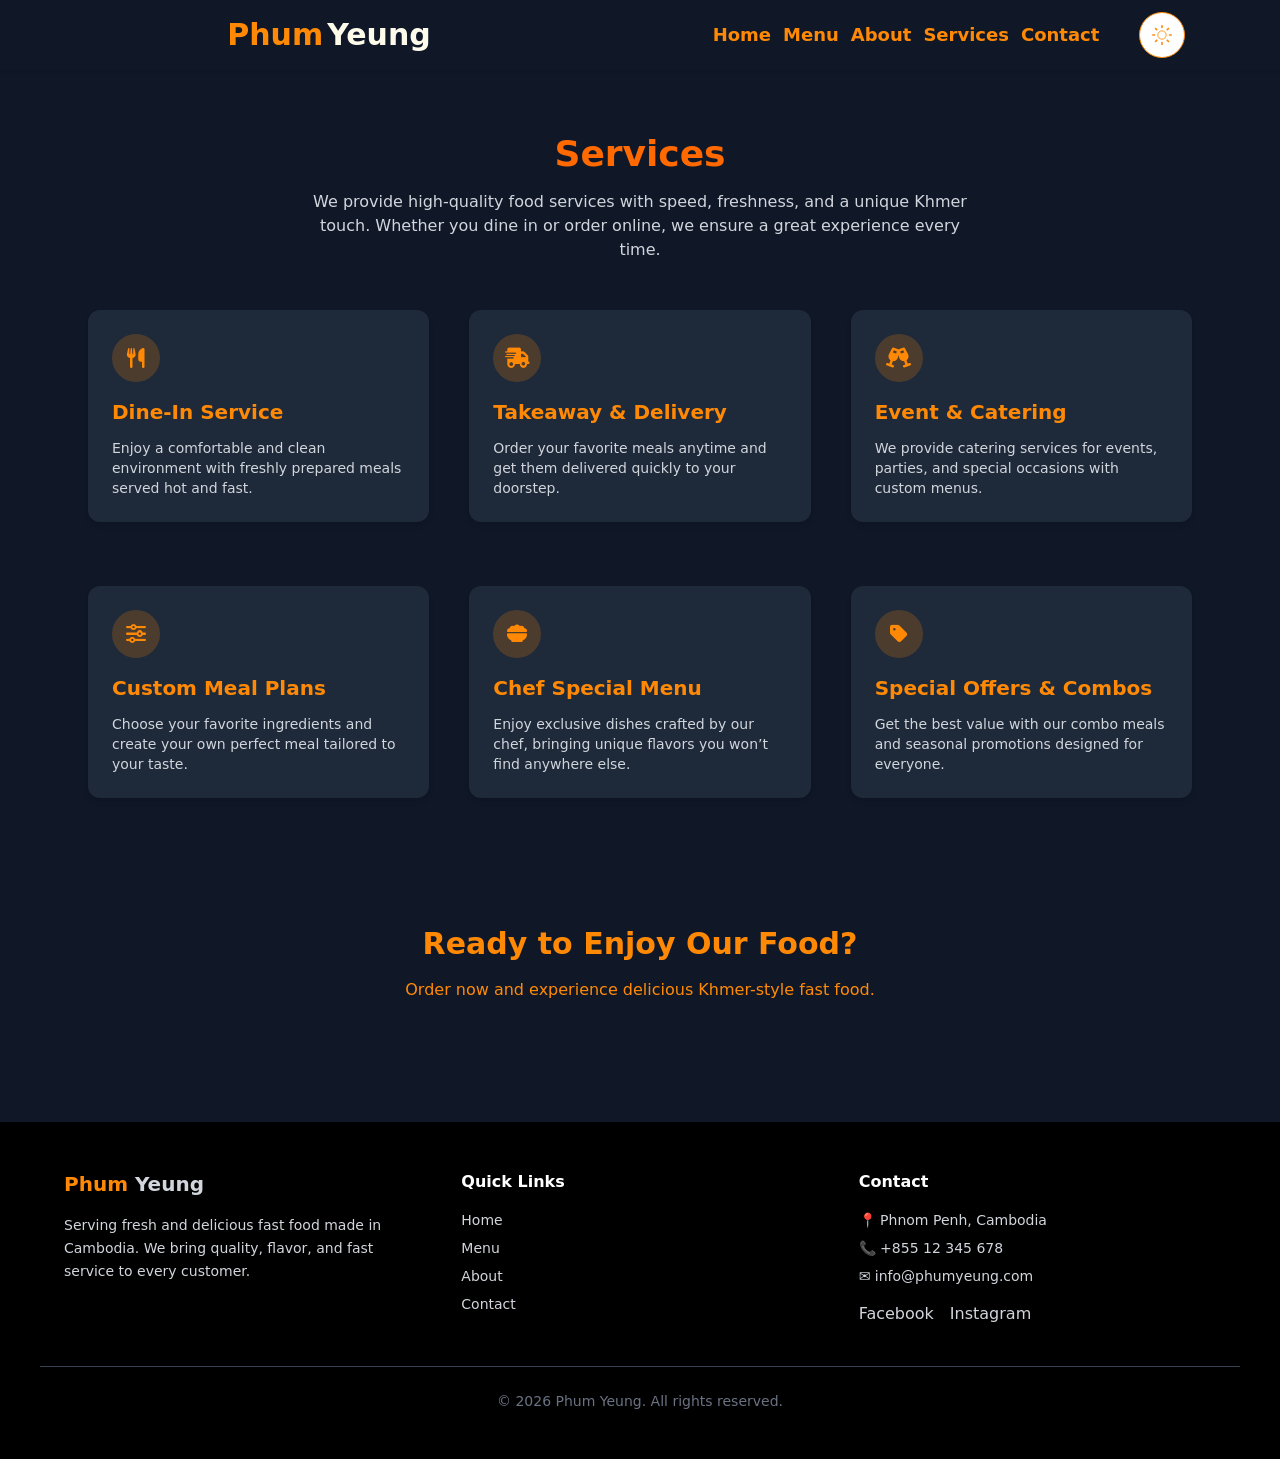
<file: service.html>
<!doctype html>
<html lang="en" class="dark">
  <head>
    <meta charset="UTF-8" />
    <meta name="viewport" content="width=device-width, initial-scale=1.0" />
    <title>Services</title>
    <link rel="stylesheet" href="./src/output.css" />
    <link
      rel="stylesheet"
      href="https://cdnjs.cloudflare.com/ajax/libs/font-awesome/6.5.0/css/all.min.css"
    />
  </head>
  <body class="bg-white dark:bg-gray-900 transition-colors duration-300">
    <!--sticky srolling nav-->

    <div class="sticky top-0 z-50 bg-amber-50 dark:bg-gray-900">
      <!-- logo -->
      <div
        class="px-6 py-3 flex flex-wrap items-center shadow-sm gap-3 justify-between"
      >
        <div
          class="text-xl sm:text-2xl md:text-3xl font-bold flex gap-1 justify-center flex-1"
        >
          <span class="text-orange-400">Phum</span>

          <span class="text-black dark:text-amber-50">Yeung</span>
        </div>
        <!--right side nav-->
        <div class="flex items-center gap-3 sm:gap-5 flex-1 justify-center">
          <!--nav-->
          <nav
            class="flex gap-3 text-sm sm:text-base md:text-lg font-semibold text-[rgb(105,55,39)]"
          >
            <a
              href="index.html"
              class="text-orange-400 hover:text-[rgb(254,169,84)] transition"
              >Home</a
            >
            <a
              href="menu.html"
              class="text-orange-400 hover:text-[rgb(254,169,84)] transition"
              >Menu</a
            >
            <a
              href="about.html"
              class="text-orange-400 hover:text-[rgb(254,169,84)] transition"
              >About</a
            >
            <a
              href="service.html"
              class="text-orange-400 hover:text-[rgb(254,169,84)] transition"
              >Services</a
            >
            <a
              href="contact.html"
              class="text-orange-400 hover:text-[rgb(254,169,84)] transition"
              >Contact</a
            >
          </nav>

          <button
            id="theme-toggle"
            class="ml-5 mr-1 mt-auto p-3 border border-orange-400 rounded-full bg-black dark:bg-white transition duration-300"
          >
            <!-- SUN ICON -->

            <svg
              id="sun-icon"
              xmlns="http://www.w3.org/2000/svg"
              class="w-5 h-5 text-orange-400"
              fill="none"
              viewBox="0 0 24 24"
              stroke="currentColor"
            >
              <circle cx="12" cy="12" r="5" />
              <path
                stroke-linecap="round"
                stroke-linejoin="round"
                stroke-width="2"
                d="M12 1v2M12 21v2M4.22 4.22l1.42 1.42M18.36 18.36l1.42 1.42M1 12h2M21 12h2M4.22 19.78l1.42-1.42M18.36 5.64l1.42-1.42"
              />
            </svg>

            <!-- MOON ICON -->

            <svg
              id="moon-icon"
              xmlns="http://www.w3.org/2000/svg"
              class="w-5 h-5 text-white hidden"
              fill="none"
              viewBox="0 0 24 24"
              stroke="currentColor"
            >
              <path
                stroke-linecap="round"
                stroke-linejoin="round"
                stroke-width="2"
                d="M21 12.79A9 9 0 1111.21 3 
        7 7 0 0021 12.79z"
              />
            </svg>
          </button>
        </div>
      </div>
    </div>

    <!-- Service -->

    <div class="max-w-6xl mx-auto px-6 py-16">
      <!-- TITLE -->

      <div class="mb-12 flex flex-col items-center text-center">
        <h2 class="text-3xl md:text-4xl font-bold">
          <span class="text-orange-500">Services</span>
        </h2>

        <p class="text-gray-600 dark:text-gray-300 mt-4 max-w-2xl">
          We provide high-quality food services with speed, freshness, and a
          unique Khmer touch. Whether you dine in or order online, we ensure a
          great experience every time.
        </p>
      </div>

      <!-- Grid First row -->
      <div class="grid md:grid-cols-3 gap-10">
        <!-- Card 1 -->
        <div
          class="p-6 rounded-xl bg-white dark:bg-gray-800 shadow-md hover:shadow-xl hover:-translate-y-2 transition-all duration-300"
        >
          <div
            class="mb-4 w-12 h-12 rounded-full bg-orange-100 dark:bg-orange-400/20 flex items-center justify-center"
          >
            <i class="fa-solid fa-utensils text-orange-400 text-xl"></i>
          </div>

          <h3 class="text-xl font-bold mb-3 text-orange-400">
            Dine-In Service
          </h3>

          <p class="text-gray-600 dark:text-gray-300 text-sm">
            Enjoy a comfortable and clean environment with freshly prepared
            meals served hot and fast.
          </p>
        </div>

        <!-- Card 2 -->
        <div
          class="p-6 rounded-xl bg-white dark:bg-gray-800 shadow-md hover:shadow-xl hover:-translate-y-2 transition-all duration-300"
        >
          <div
            class="mb-4 w-12 h-12 rounded-full bg-orange-100 dark:bg-orange-400/20 flex items-center justify-center"
          >
            <i class="fa-solid fa-truck-fast text-orange-400 text-xl"></i>
          </div>

          <h3 class="text-xl font-bold mb-3 text-orange-400">
            Takeaway & Delivery
          </h3>

          <p class="text-gray-600 dark:text-gray-300 text-sm">
            Order your favorite meals anytime and get them delivered quickly to
            your doorstep.
          </p>
        </div>

        <!-- Card 3 -->
        <div
          class="p-6 rounded-xl bg-white dark:bg-gray-800 shadow-md hover:shadow-xl hover:-translate-y-2 transition-all duration-300"
        >
          <div
            class="mb-4 w-12 h-12 rounded-full bg-orange-100 dark:bg-orange-400/20 flex items-center justify-center"
          >
            <i
              class="fa-solid fa-champagne-glasses text-orange-400 text-xl"
            ></i>
          </div>

          <h3 class="text-xl font-bold mb-3 text-orange-400">
            Event & Catering
          </h3>

          <p class="text-gray-600 dark:text-gray-300 text-sm">
            We provide catering services for events, parties, and special
            occasions with custom menus.
          </p>
        </div>
      </div>
    </div>

    <!-- Grid Second row  -->
    <div class="max-w-6xl mx-auto px-6 pb-20">
      <div class="grid md:grid-cols-3 gap-10">
        <!-- Card 4 -->
        <div
          class="p-6 rounded-xl bg-white dark:bg-gray-800 shadow-md hover:shadow-xl hover:-translate-y-2 transition-all duration-300"
        >
          <div
            class="mb-4 w-12 h-12 rounded-full bg-orange-100 dark:bg-orange-400/20 flex items-center justify-center"
          >
            <i class="fa-solid fa-sliders text-orange-400 text-xl"></i>
          </div>

          <h3 class="text-xl font-bold mb-3 text-orange-400">
            Custom Meal Plans
          </h3>

          <p class="text-gray-600 dark:text-gray-300 text-sm">
            Choose your favorite ingredients and create your own perfect meal
            tailored to your taste.
          </p>
        </div>

        <!-- Card 5 -->
        <div
          class="p-6 rounded-xl bg-white dark:bg-gray-800 shadow-md hover:shadow-xl hover:-translate-y-2 transition-all duration-300"
        >
          <div
            class="mb-4 w-12 h-12 rounded-full bg-orange-100 dark:bg-orange-400/20 flex items-center justify-center"
          >
            <i class="fa-solid fa-bowl-food text-orange-400 text-xl"></i>
          </div>
          <h3 class="text-xl font-bold mb-3 text-orange-400">
            Chef Special Menu
          </h3>

          <p class="text-gray-600 dark:text-gray-300 text-sm">
            Enjoy exclusive dishes crafted by our chef, bringing unique flavors
            you won’t find anywhere else.
          </p>
        </div>

        <!-- Card 6 -->
        <div
          class="p-6 rounded-xl bg-white dark:bg-gray-800 shadow-md hover:shadow-xl hover:-translate-y-2 transition-all duration-300"
        >
          <div
            class="mb-4 w-12 h-12 rounded-full bg-orange-100 dark:bg-orange-400/20 flex items-center justify-center"
          >
            <i class="fa-solid fa-tag text-orange-400 text-xl"></i>
          </div>

          <h3 class="text-xl font-bold mb-3 text-orange-400">
            Special Offers & Combos
          </h3>

          <p class="text-gray-600 dark:text-gray-300 text-sm">
            Get the best value with our combo meals and seasonal promotions
            designed for everyone.
          </p>
        </div>
      </div>
    </div>

    <!-- last section -->
    <div class="text-orange-400 text-center py-12">
      <h2 class="text-3xl font-bold mb-4">Ready to Enjoy Our Food?</h2>
      <p class="mb-6">
        Order now and experience delicious Khmer-style fast food.
      </p>
    </div>

    <!-- footer -->

    <footer class="bg-black text-gray-300 px-10 py-12 mt-12">
      <div class="max-w-6xl mx-auto grid grid-cols-2 md:grid-cols-3 gap-10">
        <!-- brand -->
        <div>
          <h2 class="text-xl font-bold mb-4">
            <span class="text-orange-400">Phum</span> Yeung
          </h2>
          <p class="text-sm leading-relaxed">
            Serving fresh and delicious fast food made in Cambodia. We bring
            quality, flavor, and fast service to every customer.
          </p>
        </div>

        <!-- link top -->
        <div>
          <h3 class="text-white font-semibold mb-4">Quick Links</h3>
          <ul class="space-y-2 text-sm">
            <li>
              <a href="#" class="hover:text-orange-400 transition">Home</a>
            </li>
            <li>
              <a href="#" class="hover:text-orange-400 transition">Menu</a>
            </li>
            <li>
              <a href="#" class="hover:text-orange-400 transition">About</a>
            </li>
            <li>
              <a href="#" class="hover:text-orange-400 transition">Contact</a>
            </li>
          </ul>
        </div>

        <!-- contact -->
        <div>
          <h3 class="text-white font-semibold mb-4">Contact</h3>
          <p class="text-sm mb-2">📍 Phnom Penh, Cambodia</p>
          <p class="text-sm mb-2">📞 +855 12 345 678</p>
          <p class="text-sm mb-4">✉️ info@phumyeung.com</p>

          <!-- social -->
          <div class="flex space-x-4">
            <a href="#" class="hover:text-orange-400">Facebook</a>
            <a href="#" class="hover:text-orange-400">Instagram</a>
          </div>
        </div>
      </div>

      <!-- bottom -->
      <div
        class="text-center text-sm text-gray-500 mt-10 border-t border-gray-700 pt-6"
      >
        © 2026 Phum Yeung. All rights reserved.
      </div>
    </footer>

    <script>
      const toggleBtn = document.getElementById("theme-toggle");
      const html = document.documentElement;
      const sunIcon = document.getElementById("sun-icon");
      const moonIcon = document.getElementById("moon-icon");

      toggleBtn.addEventListener("click", () => {
        html.classList.toggle("dark");

        sunIcon.classList.toggle("hidden");
        moonIcon.classList.toggle("hidden");
      });
    </script>
  </body>
</html>
</file>
<file: src/output.css>
/*! tailwindcss v4.2.2 | MIT License | https://tailwindcss.com */
@layer properties;
@layer theme, base, components, utilities;
@layer theme {
  :root, :host {
    --font-sans: ui-sans-serif, system-ui, sans-serif, "Apple Color Emoji",
      "Segoe UI Emoji", "Segoe UI Symbol", "Noto Color Emoji";
    --font-mono: ui-monospace, SFMono-Regular, Menlo, Monaco, Consolas, "Liberation Mono",
      "Courier New", monospace;
    --color-orange-100: oklch(95.4% 0.038 75.164);
    --color-orange-400: oklch(75% 0.183 55.934);
    --color-orange-500: oklch(70.5% 0.213 47.604);
    --color-amber-50: oklch(98.7% 0.022 95.277);
    --color-green-100: oklch(96.2% 0.044 156.743);
    --color-green-400: oklch(79.2% 0.209 151.711);
    --color-green-500: oklch(72.3% 0.219 149.579);
    --color-green-700: oklch(52.7% 0.154 150.069);
    --color-green-900: oklch(39.3% 0.095 152.535);
    --color-emerald-600: oklch(59.6% 0.145 163.225);
    --color-sky-400: oklch(74.6% 0.16 232.661);
    --color-sky-500: oklch(68.5% 0.169 237.323);
    --color-blue-600: oklch(54.6% 0.245 262.881);
    --color-purple-600: oklch(55.8% 0.288 302.321);
    --color-pink-400: oklch(71.8% 0.202 349.761);
    --color-pink-500: oklch(65.6% 0.241 354.308);
    --color-rose-500: oklch(64.5% 0.246 16.439);
    --color-gray-200: oklch(92.8% 0.006 264.531);
    --color-gray-300: oklch(87.2% 0.01 258.338);
    --color-gray-400: oklch(70.7% 0.022 261.325);
    --color-gray-500: oklch(55.1% 0.027 264.364);
    --color-gray-600: oklch(44.6% 0.03 256.802);
    --color-gray-700: oklch(37.3% 0.034 259.733);
    --color-gray-800: oklch(27.8% 0.033 256.848);
    --color-gray-900: oklch(21% 0.034 264.665);
    --color-black: #000;
    --color-white: #fff;
    --spacing: 0.25rem;
    --container-md: 28rem;
    --container-2xl: 42rem;
    --container-3xl: 48rem;
    --container-4xl: 56rem;
    --container-5xl: 64rem;
    --container-6xl: 72rem;
    --container-7xl: 80rem;
    --text-xs: 0.75rem;
    --text-xs--line-height: calc(1 / 0.75);
    --text-sm: 0.875rem;
    --text-sm--line-height: calc(1.25 / 0.875);
    --text-base: 1rem;
    --text-base--line-height: calc(1.5 / 1);
    --text-lg: 1.125rem;
    --text-lg--line-height: calc(1.75 / 1.125);
    --text-xl: 1.25rem;
    --text-xl--line-height: calc(1.75 / 1.25);
    --text-2xl: 1.5rem;
    --text-2xl--line-height: calc(2 / 1.5);
    --text-3xl: 1.875rem;
    --text-3xl--line-height: calc(2.25 / 1.875);
    --text-4xl: 2.25rem;
    --text-4xl--line-height: calc(2.5 / 2.25);
    --text-5xl: 3rem;
    --text-5xl--line-height: 1;
    --text-7xl: 4.5rem;
    --text-7xl--line-height: 1;
    --font-weight-medium: 500;
    --font-weight-semibold: 600;
    --font-weight-bold: 700;
    --font-weight-black: 900;
    --tracking-widest: 0.1em;
    --leading-tight: 1.25;
    --leading-relaxed: 1.625;
    --radius-xl: 0.75rem;
    --radius-2xl: 1rem;
    --radius-3xl: 1.5rem;
    --animate-pulse: pulse 2s cubic-bezier(0.4, 0, 0.6, 1) infinite;
    --default-transition-duration: 150ms;
    --default-transition-timing-function: cubic-bezier(0.4, 0, 0.2, 1);
    --default-font-family: var(--font-sans);
    --default-mono-font-family: var(--font-mono);
  }
}
@layer base {
  *, ::after, ::before, ::backdrop, ::file-selector-button {
    box-sizing: border-box;
    margin: 0;
    padding: 0;
    border: 0 solid;
  }
  html, :host {
    line-height: 1.5;
    -webkit-text-size-adjust: 100%;
    tab-size: 4;
    font-family: var(--default-font-family, ui-sans-serif, system-ui, sans-serif, "Apple Color Emoji", "Segoe UI Emoji", "Segoe UI Symbol", "Noto Color Emoji");
    font-feature-settings: var(--default-font-feature-settings, normal);
    font-variation-settings: var(--default-font-variation-settings, normal);
    -webkit-tap-highlight-color: transparent;
  }
  hr {
    height: 0;
    color: inherit;
    border-top-width: 1px;
  }
  abbr:where([title]) {
    -webkit-text-decoration: underline dotted;
    text-decoration: underline dotted;
  }
  h1, h2, h3, h4, h5, h6 {
    font-size: inherit;
    font-weight: inherit;
  }
  a {
    color: inherit;
    -webkit-text-decoration: inherit;
    text-decoration: inherit;
  }
  b, strong {
    font-weight: bolder;
  }
  code, kbd, samp, pre {
    font-family: var(--default-mono-font-family, ui-monospace, SFMono-Regular, Menlo, Monaco, Consolas, "Liberation Mono", "Courier New", monospace);
    font-feature-settings: var(--default-mono-font-feature-settings, normal);
    font-variation-settings: var(--default-mono-font-variation-settings, normal);
    font-size: 1em;
  }
  small {
    font-size: 80%;
  }
  sub, sup {
    font-size: 75%;
    line-height: 0;
    position: relative;
    vertical-align: baseline;
  }
  sub {
    bottom: -0.25em;
  }
  sup {
    top: -0.5em;
  }
  table {
    text-indent: 0;
    border-color: inherit;
    border-collapse: collapse;
  }
  :-moz-focusring {
    outline: auto;
  }
  progress {
    vertical-align: baseline;
  }
  summary {
    display: list-item;
  }
  ol, ul, menu {
    list-style: none;
  }
  img, svg, video, canvas, audio, iframe, embed, object {
    display: block;
    vertical-align: middle;
  }
  img, video {
    max-width: 100%;
    height: auto;
  }
  button, input, select, optgroup, textarea, ::file-selector-button {
    font: inherit;
    font-feature-settings: inherit;
    font-variation-settings: inherit;
    letter-spacing: inherit;
    color: inherit;
    border-radius: 0;
    background-color: transparent;
    opacity: 1;
  }
  :where(select:is([multiple], [size])) optgroup {
    font-weight: bolder;
  }
  :where(select:is([multiple], [size])) optgroup option {
    padding-inline-start: 20px;
  }
  ::file-selector-button {
    margin-inline-end: 4px;
  }
  ::placeholder {
    opacity: 1;
  }
  @supports (not (-webkit-appearance: -apple-pay-button))  or (contain-intrinsic-size: 1px) {
    ::placeholder {
      color: currentcolor;
      @supports (color: color-mix(in lab, red, red)) {
        color: color-mix(in oklab, currentcolor 50%, transparent);
      }
    }
  }
  textarea {
    resize: vertical;
  }
  ::-webkit-search-decoration {
    -webkit-appearance: none;
  }
  ::-webkit-date-and-time-value {
    min-height: 1lh;
    text-align: inherit;
  }
  ::-webkit-datetime-edit {
    display: inline-flex;
  }
  ::-webkit-datetime-edit-fields-wrapper {
    padding: 0;
  }
  ::-webkit-datetime-edit, ::-webkit-datetime-edit-year-field, ::-webkit-datetime-edit-month-field, ::-webkit-datetime-edit-day-field, ::-webkit-datetime-edit-hour-field, ::-webkit-datetime-edit-minute-field, ::-webkit-datetime-edit-second-field, ::-webkit-datetime-edit-millisecond-field, ::-webkit-datetime-edit-meridiem-field {
    padding-block: 0;
  }
  ::-webkit-calendar-picker-indicator {
    line-height: 1;
  }
  :-moz-ui-invalid {
    box-shadow: none;
  }
  button, input:where([type="button"], [type="reset"], [type="submit"]), ::file-selector-button {
    appearance: button;
  }
  ::-webkit-inner-spin-button, ::-webkit-outer-spin-button {
    height: auto;
  }
  [hidden]:where(:not([hidden="until-found"])) {
    display: none !important;
  }
}
@layer utilities {
  .absolute {
    position: absolute;
  }
  .relative {
    position: relative;
  }
  .sticky {
    position: sticky;
  }
  .inset-0 {
    inset: calc(var(--spacing) * 0);
  }
  .-top-2 {
    top: calc(var(--spacing) * -2);
  }
  .top-0 {
    top: calc(var(--spacing) * 0);
  }
  .top-1 {
    top: calc(var(--spacing) * 1);
  }
  .top-1\/2 {
    top: calc(1 / 2 * 100%);
  }
  .top-3 {
    top: calc(var(--spacing) * 3);
  }
  .top-4 {
    top: calc(var(--spacing) * 4);
  }
  .top-10 {
    top: calc(var(--spacing) * 10);
  }
  .top-18 {
    top: calc(var(--spacing) * 18);
  }
  .-right-2 {
    right: calc(var(--spacing) * -2);
  }
  .right-1 {
    right: calc(var(--spacing) * 1);
  }
  .right-1\/6 {
    right: calc(1 / 6 * 100%);
  }
  .right-3 {
    right: calc(var(--spacing) * 3);
  }
  .right-4 {
    right: calc(var(--spacing) * 4);
  }
  .right-8 {
    right: calc(var(--spacing) * 8);
  }
  .bottom-0 {
    bottom: calc(var(--spacing) * 0);
  }
  .left-1 {
    left: calc(var(--spacing) * 1);
  }
  .left-1\/2 {
    left: calc(1 / 2 * 100%);
  }
  .left-1\/6 {
    left: calc(1 / 6 * 100%);
  }
  .left-8 {
    left: calc(var(--spacing) * 8);
  }
  .z-10 {
    z-index: 10;
  }
  .z-40 {
    z-index: 40;
  }
  .z-50 {
    z-index: 50;
  }
  .col-span-2 {
    grid-column: span 2 / span 2;
  }
  .row-span-2 {
    grid-row: span 2 / span 2;
  }
  .mx-auto {
    margin-inline: auto;
  }
  .mt-0 {
    margin-top: calc(var(--spacing) * 0);
  }
  .mt-0\.5 {
    margin-top: calc(var(--spacing) * 0.5);
  }
  .mt-1 {
    margin-top: calc(var(--spacing) * 1);
  }
  .mt-2 {
    margin-top: calc(var(--spacing) * 2);
  }
  .mt-3 {
    margin-top: calc(var(--spacing) * 3);
  }
  .mt-4 {
    margin-top: calc(var(--spacing) * 4);
  }
  .mt-6 {
    margin-top: calc(var(--spacing) * 6);
  }
  .mt-10 {
    margin-top: calc(var(--spacing) * 10);
  }
  .mt-12 {
    margin-top: calc(var(--spacing) * 12);
  }
  .mt-90 {
    margin-top: calc(var(--spacing) * 90);
  }
  .mt-auto {
    margin-top: auto;
  }
  .mr-1 {
    margin-right: calc(var(--spacing) * 1);
  }
  .mb-1 {
    margin-bottom: calc(var(--spacing) * 1);
  }
  .mb-2 {
    margin-bottom: calc(var(--spacing) * 2);
  }
  .mb-3 {
    margin-bottom: calc(var(--spacing) * 3);
  }
  .mb-4 {
    margin-bottom: calc(var(--spacing) * 4);
  }
  .mb-6 {
    margin-bottom: calc(var(--spacing) * 6);
  }
  .mb-8 {
    margin-bottom: calc(var(--spacing) * 8);
  }
  .mb-12 {
    margin-bottom: calc(var(--spacing) * 12);
  }
  .mb-14 {
    margin-bottom: calc(var(--spacing) * 14);
  }
  .ml-5 {
    margin-left: calc(var(--spacing) * 5);
  }
  .flex {
    display: flex;
  }
  .grid {
    display: grid;
  }
  .hidden {
    display: none;
  }
  .inline-block {
    display: inline-block;
  }
  .inline-flex {
    display: inline-flex;
  }
  .table {
    display: table;
  }
  .h-2 {
    height: calc(var(--spacing) * 2);
  }
  .h-4 {
    height: calc(var(--spacing) * 4);
  }
  .h-5 {
    height: calc(var(--spacing) * 5);
  }
  .h-6 {
    height: calc(var(--spacing) * 6);
  }
  .h-10 {
    height: calc(var(--spacing) * 10);
  }
  .h-12 {
    height: calc(var(--spacing) * 12);
  }
  .h-20 {
    height: calc(var(--spacing) * 20);
  }
  .h-24 {
    height: calc(var(--spacing) * 24);
  }
  .h-36 {
    height: calc(var(--spacing) * 36);
  }
  .h-48 {
    height: calc(var(--spacing) * 48);
  }
  .h-52 {
    height: calc(var(--spacing) * 52);
  }
  .h-56 {
    height: calc(var(--spacing) * 56);
  }
  .h-64 {
    height: calc(var(--spacing) * 64);
  }
  .h-72 {
    height: calc(var(--spacing) * 72);
  }
  .h-100 {
    height: calc(var(--spacing) * 100);
  }
  .h-full {
    height: 100%;
  }
  .h-px {
    height: 1px;
  }
  .min-h-screen {
    min-height: 100vh;
  }
  .w-2 {
    width: calc(var(--spacing) * 2);
  }
  .w-4 {
    width: calc(var(--spacing) * 4);
  }
  .w-5 {
    width: calc(var(--spacing) * 5);
  }
  .w-6 {
    width: calc(var(--spacing) * 6);
  }
  .w-10 {
    width: calc(var(--spacing) * 10);
  }
  .w-12 {
    width: calc(var(--spacing) * 12);
  }
  .w-20 {
    width: calc(var(--spacing) * 20);
  }
  .w-24 {
    width: calc(var(--spacing) * 24);
  }
  .w-48 {
    width: calc(var(--spacing) * 48);
  }
  .w-56 {
    width: calc(var(--spacing) * 56);
  }
  .w-64 {
    width: calc(var(--spacing) * 64);
  }
  .w-full {
    width: 100%;
  }
  .max-w-2xl {
    max-width: var(--container-2xl);
  }
  .max-w-3xl {
    max-width: var(--container-3xl);
  }
  .max-w-4xl {
    max-width: var(--container-4xl);
  }
  .max-w-5xl {
    max-width: var(--container-5xl);
  }
  .max-w-6xl {
    max-width: var(--container-6xl);
  }
  .max-w-7xl {
    max-width: var(--container-7xl);
  }
  .max-w-md {
    max-width: var(--container-md);
  }
  .flex-1 {
    flex: 1;
  }
  .flex-shrink {
    flex-shrink: 1;
  }
  .shrink-0 {
    flex-shrink: 0;
  }
  .border-collapse {
    border-collapse: collapse;
  }
  .-translate-x-1 {
    --tw-translate-x: calc(var(--spacing) * -1);
    translate: var(--tw-translate-x) var(--tw-translate-y);
  }
  .-translate-x-1\/2 {
    --tw-translate-x: calc(calc(1 / 2 * 100%) * -1);
    translate: var(--tw-translate-x) var(--tw-translate-y);
  }
  .-translate-y-1 {
    --tw-translate-y: calc(var(--spacing) * -1);
    translate: var(--tw-translate-x) var(--tw-translate-y);
  }
  .-translate-y-1\/2 {
    --tw-translate-y: calc(calc(1 / 2 * 100%) * -1);
    translate: var(--tw-translate-x) var(--tw-translate-y);
  }
  .-rotate-2 {
    rotate: calc(2deg * -1);
  }
  .rotate-3 {
    rotate: 3deg;
  }
  .animate-pulse {
    animation: var(--animate-pulse);
  }
  .resize {
    resize: both;
  }
  .resize-none {
    resize: none;
  }
  .grid-cols-1 {
    grid-template-columns: repeat(1, minmax(0, 1fr));
  }
  .grid-cols-2 {
    grid-template-columns: repeat(2, minmax(0, 1fr));
  }
  .grid-cols-4 {
    grid-template-columns: repeat(4, minmax(0, 1fr));
  }
  .flex-col {
    flex-direction: column;
  }
  .flex-wrap {
    flex-wrap: wrap;
  }
  .items-center {
    align-items: center;
  }
  .items-start {
    align-items: flex-start;
  }
  .justify-between {
    justify-content: space-between;
  }
  .justify-center {
    justify-content: center;
  }
  .gap-1 {
    gap: calc(var(--spacing) * 1);
  }
  .gap-2 {
    gap: calc(var(--spacing) * 2);
  }
  .gap-3 {
    gap: calc(var(--spacing) * 3);
  }
  .gap-4 {
    gap: calc(var(--spacing) * 4);
  }
  .gap-5 {
    gap: calc(var(--spacing) * 5);
  }
  .gap-6 {
    gap: calc(var(--spacing) * 6);
  }
  .gap-8 {
    gap: calc(var(--spacing) * 8);
  }
  .gap-10 {
    gap: calc(var(--spacing) * 10);
  }
  .gap-12 {
    gap: calc(var(--spacing) * 12);
  }
  .gap-16 {
    gap: calc(var(--spacing) * 16);
  }
  .space-y-2 {
    :where(& > :not(:last-child)) {
      --tw-space-y-reverse: 0;
      margin-block-start: calc(calc(var(--spacing) * 2) * var(--tw-space-y-reverse));
      margin-block-end: calc(calc(var(--spacing) * 2) * calc(1 - var(--tw-space-y-reverse)));
    }
  }
  .space-y-3 {
    :where(& > :not(:last-child)) {
      --tw-space-y-reverse: 0;
      margin-block-start: calc(calc(var(--spacing) * 3) * var(--tw-space-y-reverse));
      margin-block-end: calc(calc(var(--spacing) * 3) * calc(1 - var(--tw-space-y-reverse)));
    }
  }
  .space-y-4 {
    :where(& > :not(:last-child)) {
      --tw-space-y-reverse: 0;
      margin-block-start: calc(calc(var(--spacing) * 4) * var(--tw-space-y-reverse));
      margin-block-end: calc(calc(var(--spacing) * 4) * calc(1 - var(--tw-space-y-reverse)));
    }
  }
  .space-x-4 {
    :where(& > :not(:last-child)) {
      --tw-space-x-reverse: 0;
      margin-inline-start: calc(calc(var(--spacing) * 4) * var(--tw-space-x-reverse));
      margin-inline-end: calc(calc(var(--spacing) * 4) * calc(1 - var(--tw-space-x-reverse)));
    }
  }
  .overflow-hidden {
    overflow: hidden;
  }
  .overflow-x-auto {
    overflow-x: auto;
  }
  .rounded {
    border-radius: 0.25rem;
  }
  .rounded-2xl {
    border-radius: var(--radius-2xl);
  }
  .rounded-3xl {
    border-radius: var(--radius-3xl);
  }
  .rounded-full {
    border-radius: calc(infinity * 1px);
  }
  .rounded-xl {
    border-radius: var(--radius-xl);
  }
  .border {
    border-style: var(--tw-border-style);
    border-width: 1px;
  }
  .border-2 {
    border-style: var(--tw-border-style);
    border-width: 2px;
  }
  .border-4 {
    border-style: var(--tw-border-style);
    border-width: 4px;
  }
  .border-t {
    border-top-style: var(--tw-border-style);
    border-top-width: 1px;
  }
  .border-b {
    border-bottom-style: var(--tw-border-style);
    border-bottom-width: 1px;
  }
  .border-\[\#c8843a\] {
    border-color: #c8843a;
  }
  .border-\[\#c8843a\]\/40 {
    border-color: color-mix(in oklab, #c8843a 40%, transparent);
  }
  .border-blue-600 {
    border-color: var(--color-blue-600);
  }
  .border-blue-600\/40 {
    border-color: color-mix(in srgb, oklch(54.6% 0.245 262.881) 40%, transparent);
    @supports (color: color-mix(in lab, red, red)) {
      border-color: color-mix(in oklab, var(--color-blue-600) 40%, transparent);
    }
  }
  .border-emerald-600 {
    border-color: var(--color-emerald-600);
  }
  .border-emerald-600\/40 {
    border-color: color-mix(in srgb, oklch(59.6% 0.145 163.225) 40%, transparent);
    @supports (color: color-mix(in lab, red, red)) {
      border-color: color-mix(in oklab, var(--color-emerald-600) 40%, transparent);
    }
  }
  .border-gray-200 {
    border-color: var(--color-gray-200);
  }
  .border-gray-300 {
    border-color: var(--color-gray-300);
  }
  .border-gray-700 {
    border-color: var(--color-gray-700);
  }
  .border-orange-400 {
    border-color: var(--color-orange-400);
  }
  .border-purple-600 {
    border-color: var(--color-purple-600);
  }
  .border-purple-600\/40 {
    border-color: color-mix(in srgb, oklch(55.8% 0.288 302.321) 40%, transparent);
    @supports (color: color-mix(in lab, red, red)) {
      border-color: color-mix(in oklab, var(--color-purple-600) 40%, transparent);
    }
  }
  .border-rose-500 {
    border-color: var(--color-rose-500);
  }
  .border-rose-500\/40 {
    border-color: color-mix(in srgb, oklch(64.5% 0.246 16.439) 40%, transparent);
    @supports (color: color-mix(in lab, red, red)) {
      border-color: color-mix(in oklab, var(--color-rose-500) 40%, transparent);
    }
  }
  .border-white {
    border-color: var(--color-white);
  }
  .border-white\/10 {
    border-color: color-mix(in srgb, #fff 10%, transparent);
    @supports (color: color-mix(in lab, red, red)) {
      border-color: color-mix(in oklab, var(--color-white) 10%, transparent);
    }
  }
  .border-white\/30 {
    border-color: color-mix(in srgb, #fff 30%, transparent);
    @supports (color: color-mix(in lab, red, red)) {
      border-color: color-mix(in oklab, var(--color-white) 30%, transparent);
    }
  }
  .bg-\[\#1a1a1a\] {
    background-color: #1a1a1a;
  }
  .bg-\[\#1877F2\]\/20 {
    background-color: color-mix(in oklab, #1877F2 20%, transparent);
  }
  .bg-\[\#c8843a\] {
    background-color: #c8843a;
  }
  .bg-\[\#c8843a\]\/10 {
    background-color: color-mix(in oklab, #c8843a 10%, transparent);
  }
  .bg-\[\#c8843a\]\/15 {
    background-color: color-mix(in oklab, #c8843a 15%, transparent);
  }
  .bg-\[\#c8843a\]\/20 {
    background-color: color-mix(in oklab, #c8843a 20%, transparent);
  }
  .bg-\[\#c8843a\]\/30 {
    background-color: color-mix(in oklab, #c8843a 30%, transparent);
  }
  .bg-\[\#f5eee8\] {
    background-color: #f5eee8;
  }
  .bg-\[\#fdf6ec\] {
    background-color: #fdf6ec;
  }
  .bg-amber-50 {
    background-color: var(--color-amber-50);
  }
  .bg-black {
    background-color: var(--color-black);
  }
  .bg-blue-600 {
    background-color: var(--color-blue-600);
  }
  .bg-emerald-600 {
    background-color: var(--color-emerald-600);
  }
  .bg-green-100 {
    background-color: var(--color-green-100);
  }
  .bg-green-500 {
    background-color: var(--color-green-500);
  }
  .bg-orange-100 {
    background-color: var(--color-orange-100);
  }
  .bg-orange-400 {
    background-color: var(--color-orange-400);
  }
  .bg-pink-500 {
    background-color: var(--color-pink-500);
  }
  .bg-pink-500\/20 {
    background-color: color-mix(in srgb, oklch(65.6% 0.241 354.308) 20%, transparent);
    @supports (color: color-mix(in lab, red, red)) {
      background-color: color-mix(in oklab, var(--color-pink-500) 20%, transparent);
    }
  }
  .bg-purple-600 {
    background-color: var(--color-purple-600);
  }
  .bg-rose-500 {
    background-color: var(--color-rose-500);
  }
  .bg-sky-500 {
    background-color: var(--color-sky-500);
  }
  .bg-sky-500\/20 {
    background-color: color-mix(in srgb, oklch(68.5% 0.169 237.323) 20%, transparent);
    @supports (color: color-mix(in lab, red, red)) {
      background-color: color-mix(in oklab, var(--color-sky-500) 20%, transparent);
    }
  }
  .bg-white {
    background-color: var(--color-white);
  }
  .bg-white\/5 {
    background-color: color-mix(in srgb, #fff 5%, transparent);
    @supports (color: color-mix(in lab, red, red)) {
      background-color: color-mix(in oklab, var(--color-white) 5%, transparent);
    }
  }
  .bg-linear-to-br {
    --tw-gradient-position: to bottom right;
    @supports (background-image: linear-gradient(in lab, red, red)) {
      --tw-gradient-position: to bottom right in oklab;
    }
    background-image: linear-gradient(var(--tw-gradient-stops));
  }
  .from-\[\#1a1a1a\] {
    --tw-gradient-from: #1a1a1a;
    --tw-gradient-stops: var(--tw-gradient-via-stops, var(--tw-gradient-position), var(--tw-gradient-from) var(--tw-gradient-from-position), var(--tw-gradient-to) var(--tw-gradient-to-position));
  }
  .from-\[\#c8843a\] {
    --tw-gradient-from: #c8843a;
    --tw-gradient-stops: var(--tw-gradient-via-stops, var(--tw-gradient-position), var(--tw-gradient-from) var(--tw-gradient-from-position), var(--tw-gradient-to) var(--tw-gradient-to-position));
  }
  .via-\[\#2d1a0e\] {
    --tw-gradient-via: #2d1a0e;
    --tw-gradient-via-stops: var(--tw-gradient-position), var(--tw-gradient-from) var(--tw-gradient-from-position), var(--tw-gradient-via) var(--tw-gradient-via-position), var(--tw-gradient-to) var(--tw-gradient-to-position);
    --tw-gradient-stops: var(--tw-gradient-via-stops);
  }
  .to-\[\#1a1a1a\] {
    --tw-gradient-to: #1a1a1a;
    --tw-gradient-stops: var(--tw-gradient-via-stops, var(--tw-gradient-position), var(--tw-gradient-from) var(--tw-gradient-from-position), var(--tw-gradient-to) var(--tw-gradient-to-position));
  }
  .to-\[\#a0622a\] {
    --tw-gradient-to: #a0622a;
    --tw-gradient-stops: var(--tw-gradient-via-stops, var(--tw-gradient-position), var(--tw-gradient-from) var(--tw-gradient-from-position), var(--tw-gradient-to) var(--tw-gradient-to-position));
  }
  .object-cover {
    object-fit: cover;
  }
  .p-3 {
    padding: calc(var(--spacing) * 3);
  }
  .p-4 {
    padding: calc(var(--spacing) * 4);
  }
  .p-5 {
    padding: calc(var(--spacing) * 5);
  }
  .p-6 {
    padding: calc(var(--spacing) * 6);
  }
  .p-8 {
    padding: calc(var(--spacing) * 8);
  }
  .px-3 {
    padding-inline: calc(var(--spacing) * 3);
  }
  .px-4 {
    padding-inline: calc(var(--spacing) * 4);
  }
  .px-5 {
    padding-inline: calc(var(--spacing) * 5);
  }
  .px-6 {
    padding-inline: calc(var(--spacing) * 6);
  }
  .px-8 {
    padding-inline: calc(var(--spacing) * 8);
  }
  .px-10 {
    padding-inline: calc(var(--spacing) * 10);
  }
  .py-1 {
    padding-block: calc(var(--spacing) * 1);
  }
  .py-2 {
    padding-block: calc(var(--spacing) * 2);
  }
  .py-3 {
    padding-block: calc(var(--spacing) * 3);
  }
  .py-6 {
    padding-block: calc(var(--spacing) * 6);
  }
  .py-8 {
    padding-block: calc(var(--spacing) * 8);
  }
  .py-12 {
    padding-block: calc(var(--spacing) * 12);
  }
  .py-16 {
    padding-block: calc(var(--spacing) * 16);
  }
  .py-20 {
    padding-block: calc(var(--spacing) * 20);
  }
  .pt-6 {
    padding-top: calc(var(--spacing) * 6);
  }
  .pb-1 {
    padding-bottom: calc(var(--spacing) * 1);
  }
  .pb-3 {
    padding-bottom: calc(var(--spacing) * 3);
  }
  .pb-20 {
    padding-bottom: calc(var(--spacing) * 20);
  }
  .text-center {
    text-align: center;
  }
  .font-\[\'Playfair_Display\'\] {
    font-family: 'Playfair Display';
  }
  .text-2xl {
    font-size: var(--text-2xl);
    line-height: var(--tw-leading, var(--text-2xl--line-height));
  }
  .text-3xl {
    font-size: var(--text-3xl);
    line-height: var(--tw-leading, var(--text-3xl--line-height));
  }
  .text-4xl {
    font-size: var(--text-4xl);
    line-height: var(--tw-leading, var(--text-4xl--line-height));
  }
  .text-5xl {
    font-size: var(--text-5xl);
    line-height: var(--tw-leading, var(--text-5xl--line-height));
  }
  .text-lg {
    font-size: var(--text-lg);
    line-height: var(--tw-leading, var(--text-lg--line-height));
  }
  .text-sm {
    font-size: var(--text-sm);
    line-height: var(--tw-leading, var(--text-sm--line-height));
  }
  .text-xl {
    font-size: var(--text-xl);
    line-height: var(--tw-leading, var(--text-xl--line-height));
  }
  .text-xs {
    font-size: var(--text-xs);
    line-height: var(--tw-leading, var(--text-xs--line-height));
  }
  .leading-relaxed {
    --tw-leading: var(--leading-relaxed);
    line-height: var(--leading-relaxed);
  }
  .leading-tight {
    --tw-leading: var(--leading-tight);
    line-height: var(--leading-tight);
  }
  .font-black {
    --tw-font-weight: var(--font-weight-black);
    font-weight: var(--font-weight-black);
  }
  .font-bold {
    --tw-font-weight: var(--font-weight-bold);
    font-weight: var(--font-weight-bold);
  }
  .font-medium {
    --tw-font-weight: var(--font-weight-medium);
    font-weight: var(--font-weight-medium);
  }
  .font-semibold {
    --tw-font-weight: var(--font-weight-semibold);
    font-weight: var(--font-weight-semibold);
  }
  .tracking-\[0\.3em\] {
    --tw-tracking: 0.3em;
    letter-spacing: 0.3em;
  }
  .tracking-widest {
    --tw-tracking: var(--tracking-widest);
    letter-spacing: var(--tracking-widest);
  }
  .whitespace-nowrap {
    white-space: nowrap;
  }
  .text-\[\#1877F2\] {
    color: #1877F2;
  }
  .text-\[\#c8843a\] {
    color: #c8843a;
  }
  .text-\[rgb\(105\,55\,39\)\] {
    color: rgb(105,55,39);
  }
  .text-black {
    color: var(--color-black);
  }
  .text-gray-300 {
    color: var(--color-gray-300);
  }
  .text-gray-400 {
    color: var(--color-gray-400);
  }
  .text-gray-500 {
    color: var(--color-gray-500);
  }
  .text-gray-600 {
    color: var(--color-gray-600);
  }
  .text-gray-700 {
    color: var(--color-gray-700);
  }
  .text-gray-900 {
    color: var(--color-gray-900);
  }
  .text-green-700 {
    color: var(--color-green-700);
  }
  .text-orange-400 {
    color: var(--color-orange-400);
  }
  .text-orange-500 {
    color: var(--color-orange-500);
  }
  .text-pink-400 {
    color: var(--color-pink-400);
  }
  .text-sky-400 {
    color: var(--color-sky-400);
  }
  .text-white {
    color: var(--color-white);
  }
  .text-white\/50 {
    color: color-mix(in srgb, #fff 50%, transparent);
    @supports (color: color-mix(in lab, red, red)) {
      color: color-mix(in oklab, var(--color-white) 50%, transparent);
    }
  }
  .text-white\/60 {
    color: color-mix(in srgb, #fff 60%, transparent);
    @supports (color: color-mix(in lab, red, red)) {
      color: color-mix(in oklab, var(--color-white) 60%, transparent);
    }
  }
  .text-white\/70 {
    color: color-mix(in srgb, #fff 70%, transparent);
    @supports (color: color-mix(in lab, red, red)) {
      color: color-mix(in oklab, var(--color-white) 70%, transparent);
    }
  }
  .text-white\/80 {
    color: color-mix(in srgb, #fff 80%, transparent);
    @supports (color: color-mix(in lab, red, red)) {
      color: color-mix(in oklab, var(--color-white) 80%, transparent);
    }
  }
  .uppercase {
    text-transform: uppercase;
  }
  .italic {
    font-style: italic;
  }
  .underline {
    text-decoration-line: underline;
  }
  .underline-offset-2 {
    text-underline-offset: 2px;
  }
  .opacity-5 {
    opacity: 5%;
  }
  .shadow {
    --tw-shadow: 0 1px 3px 0 var(--tw-shadow-color, rgb(0 0 0 / 0.1)), 0 1px 2px -1px var(--tw-shadow-color, rgb(0 0 0 / 0.1));
    box-shadow: var(--tw-inset-shadow), var(--tw-inset-ring-shadow), var(--tw-ring-offset-shadow), var(--tw-ring-shadow), var(--tw-shadow);
  }
  .shadow-lg {
    --tw-shadow: 0 10px 15px -3px var(--tw-shadow-color, rgb(0 0 0 / 0.1)), 0 4px 6px -4px var(--tw-shadow-color, rgb(0 0 0 / 0.1));
    box-shadow: var(--tw-inset-shadow), var(--tw-inset-ring-shadow), var(--tw-ring-offset-shadow), var(--tw-ring-shadow), var(--tw-shadow);
  }
  .shadow-md {
    --tw-shadow: 0 4px 6px -1px var(--tw-shadow-color, rgb(0 0 0 / 0.1)), 0 2px 4px -2px var(--tw-shadow-color, rgb(0 0 0 / 0.1));
    box-shadow: var(--tw-inset-shadow), var(--tw-inset-ring-shadow), var(--tw-ring-offset-shadow), var(--tw-ring-shadow), var(--tw-shadow);
  }
  .shadow-sm {
    --tw-shadow: 0 1px 3px 0 var(--tw-shadow-color, rgb(0 0 0 / 0.1)), 0 1px 2px -1px var(--tw-shadow-color, rgb(0 0 0 / 0.1));
    box-shadow: var(--tw-inset-shadow), var(--tw-inset-ring-shadow), var(--tw-ring-offset-shadow), var(--tw-ring-shadow), var(--tw-shadow);
  }
  .outline {
    outline-style: var(--tw-outline-style);
    outline-width: 1px;
  }
  .transition {
    transition-property: color, background-color, border-color, outline-color, text-decoration-color, fill, stroke, --tw-gradient-from, --tw-gradient-via, --tw-gradient-to, opacity, box-shadow, transform, translate, scale, rotate, filter, -webkit-backdrop-filter, backdrop-filter, display, content-visibility, overlay, pointer-events;
    transition-timing-function: var(--tw-ease, var(--default-transition-timing-function));
    transition-duration: var(--tw-duration, var(--default-transition-duration));
  }
  .transition-all {
    transition-property: all;
    transition-timing-function: var(--tw-ease, var(--default-transition-timing-function));
    transition-duration: var(--tw-duration, var(--default-transition-duration));
  }
  .transition-colors {
    transition-property: color, background-color, border-color, outline-color, text-decoration-color, fill, stroke, --tw-gradient-from, --tw-gradient-via, --tw-gradient-to;
    transition-timing-function: var(--tw-ease, var(--default-transition-timing-function));
    transition-duration: var(--tw-duration, var(--default-transition-duration));
  }
  .transition-transform {
    transition-property: transform, translate, scale, rotate;
    transition-timing-function: var(--tw-ease, var(--default-transition-timing-function));
    transition-duration: var(--tw-duration, var(--default-transition-duration));
  }
  .duration-300 {
    --tw-duration: 300ms;
    transition-duration: 300ms;
  }
  .duration-500 {
    --tw-duration: 500ms;
    transition-duration: 500ms;
  }
  .duration-700 {
    --tw-duration: 700ms;
    transition-duration: 700ms;
  }
  .hover\:-translate-y-2 {
    &:hover {
      @media (hover: hover) {
        --tw-translate-y: calc(var(--spacing) * -2);
        translate: var(--tw-translate-x) var(--tw-translate-y);
      }
    }
  }
  .hover\:scale-105 {
    &:hover {
      @media (hover: hover) {
        --tw-scale-x: 105%;
        --tw-scale-y: 105%;
        --tw-scale-z: 105%;
        scale: var(--tw-scale-x) var(--tw-scale-y);
      }
    }
  }
  .hover\:border-\[\#c8843a\] {
    &:hover {
      @media (hover: hover) {
        border-color: #c8843a;
      }
    }
  }
  .hover\:border-\[\#c8843a\]\/50 {
    &:hover {
      @media (hover: hover) {
        border-color: color-mix(in oklab, #c8843a 50%, transparent);
      }
    }
  }
  .hover\:bg-\[\#1877F2\] {
    &:hover {
      @media (hover: hover) {
        background-color: #1877F2;
      }
    }
  }
  .hover\:bg-\[\#a0622a\] {
    &:hover {
      @media (hover: hover) {
        background-color: #a0622a;
      }
    }
  }
  .hover\:bg-\[\#c8843a\] {
    &:hover {
      @media (hover: hover) {
        background-color: #c8843a;
      }
    }
  }
  .hover\:bg-orange-500 {
    &:hover {
      @media (hover: hover) {
        background-color: var(--color-orange-500);
      }
    }
  }
  .hover\:bg-pink-500 {
    &:hover {
      @media (hover: hover) {
        background-color: var(--color-pink-500);
      }
    }
  }
  .hover\:bg-sky-500 {
    &:hover {
      @media (hover: hover) {
        background-color: var(--color-sky-500);
      }
    }
  }
  .hover\:bg-white {
    &:hover {
      @media (hover: hover) {
        background-color: var(--color-white);
      }
    }
  }
  .hover\:bg-white\/10 {
    &:hover {
      @media (hover: hover) {
        background-color: color-mix(in srgb, #fff 10%, transparent);
        @supports (color: color-mix(in lab, red, red)) {
          background-color: color-mix(in oklab, var(--color-white) 10%, transparent);
        }
      }
    }
  }
  .hover\:text-\[\#c8843a\] {
    &:hover {
      @media (hover: hover) {
        color: #c8843a;
      }
    }
  }
  .hover\:text-\[rgb\(254\,169\,84\)\] {
    &:hover {
      @media (hover: hover) {
        color: rgb(254,169,84);
      }
    }
  }
  .hover\:text-orange-400 {
    &:hover {
      @media (hover: hover) {
        color: var(--color-orange-400);
      }
    }
  }
  .hover\:text-white {
    &:hover {
      @media (hover: hover) {
        color: var(--color-white);
      }
    }
  }
  .hover\:underline {
    &:hover {
      @media (hover: hover) {
        text-decoration-line: underline;
      }
    }
  }
  .hover\:opacity-80 {
    &:hover {
      @media (hover: hover) {
        opacity: 80%;
      }
    }
  }
  .hover\:shadow-xl {
    &:hover {
      @media (hover: hover) {
        --tw-shadow: 0 20px 25px -5px var(--tw-shadow-color, rgb(0 0 0 / 0.1)), 0 8px 10px -6px var(--tw-shadow-color, rgb(0 0 0 / 0.1));
        box-shadow: var(--tw-inset-shadow), var(--tw-inset-ring-shadow), var(--tw-ring-offset-shadow), var(--tw-ring-shadow), var(--tw-shadow);
      }
    }
  }
  .focus\:border-\[\#c8843a\] {
    &:focus {
      border-color: #c8843a;
    }
  }
  .focus\:outline-none {
    &:focus {
      --tw-outline-style: none;
      outline-style: none;
    }
  }
  .sm\:grid-cols-3 {
    @media (width >= 40rem) {
      grid-template-columns: repeat(3, minmax(0, 1fr));
    }
  }
  .sm\:flex-row {
    @media (width >= 40rem) {
      flex-direction: row;
    }
  }
  .sm\:items-center {
    @media (width >= 40rem) {
      align-items: center;
    }
  }
  .sm\:gap-5 {
    @media (width >= 40rem) {
      gap: calc(var(--spacing) * 5);
    }
  }
  .sm\:px-6 {
    @media (width >= 40rem) {
      padding-inline: calc(var(--spacing) * 6);
    }
  }
  .sm\:text-2xl {
    @media (width >= 40rem) {
      font-size: var(--text-2xl);
      line-height: var(--tw-leading, var(--text-2xl--line-height));
    }
  }
  .sm\:text-5xl {
    @media (width >= 40rem) {
      font-size: var(--text-5xl);
      line-height: var(--tw-leading, var(--text-5xl--line-height));
    }
  }
  .sm\:text-base {
    @media (width >= 40rem) {
      font-size: var(--text-base);
      line-height: var(--tw-leading, var(--text-base--line-height));
    }
  }
  .md\:block {
    @media (width >= 48rem) {
      display: block;
    }
  }
  .md\:h-44 {
    @media (width >= 48rem) {
      height: calc(var(--spacing) * 44);
    }
  }
  .md\:h-auto {
    @media (width >= 48rem) {
      height: auto;
    }
  }
  .md\:grid-cols-2 {
    @media (width >= 48rem) {
      grid-template-columns: repeat(2, minmax(0, 1fr));
    }
  }
  .md\:grid-cols-3 {
    @media (width >= 48rem) {
      grid-template-columns: repeat(3, minmax(0, 1fr));
    }
  }
  .md\:grid-cols-4 {
    @media (width >= 48rem) {
      grid-template-columns: repeat(4, minmax(0, 1fr));
    }
  }
  .md\:flex-nowrap {
    @media (width >= 48rem) {
      flex-wrap: nowrap;
    }
  }
  .md\:px-10 {
    @media (width >= 48rem) {
      padding-inline: calc(var(--spacing) * 10);
    }
  }
  .md\:text-3xl {
    @media (width >= 48rem) {
      font-size: var(--text-3xl);
      line-height: var(--tw-leading, var(--text-3xl--line-height));
    }
  }
  .md\:text-4xl {
    @media (width >= 48rem) {
      font-size: var(--text-4xl);
      line-height: var(--tw-leading, var(--text-4xl--line-height));
    }
  }
  .md\:text-5xl {
    @media (width >= 48rem) {
      font-size: var(--text-5xl);
      line-height: var(--tw-leading, var(--text-5xl--line-height));
    }
  }
  .md\:text-7xl {
    @media (width >= 48rem) {
      font-size: var(--text-7xl);
      line-height: var(--tw-leading, var(--text-7xl--line-height));
    }
  }
  .md\:text-lg {
    @media (width >= 48rem) {
      font-size: var(--text-lg);
      line-height: var(--tw-leading, var(--text-lg--line-height));
    }
  }
  .lg\:h-125 {
    @media (width >= 64rem) {
      height: calc(var(--spacing) * 125);
    }
  }
  .lg\:grid-cols-3 {
    @media (width >= 64rem) {
      grid-template-columns: repeat(3, minmax(0, 1fr));
    }
  }
  .dark\:border-gray-600 {
    &:where(.dark, .dark *) {
      border-color: var(--color-gray-600);
    }
  }
  .dark\:border-gray-700 {
    &:where(.dark, .dark *) {
      border-color: var(--color-gray-700);
    }
  }
  .dark\:border-gray-800 {
    &:where(.dark, .dark *) {
      border-color: var(--color-gray-800);
    }
  }
  .dark\:bg-\[\#1a1a1a\] {
    &:where(.dark, .dark *) {
      background-color: #1a1a1a;
    }
  }
  .dark\:bg-\[\#1e1e1e\] {
    &:where(.dark, .dark *) {
      background-color: #1e1e1e;
    }
  }
  .dark\:bg-\[\#111\] {
    &:where(.dark, .dark *) {
      background-color: #111;
    }
  }
  .dark\:bg-gray-700 {
    &:where(.dark, .dark *) {
      background-color: var(--color-gray-700);
    }
  }
  .dark\:bg-gray-800 {
    &:where(.dark, .dark *) {
      background-color: var(--color-gray-800);
    }
  }
  .dark\:bg-gray-900 {
    &:where(.dark, .dark *) {
      background-color: var(--color-gray-900);
    }
  }
  .dark\:bg-green-900\/30 {
    &:where(.dark, .dark *) {
      background-color: color-mix(in srgb, oklch(39.3% 0.095 152.535) 30%, transparent);
      @supports (color: color-mix(in lab, red, red)) {
        background-color: color-mix(in oklab, var(--color-green-900) 30%, transparent);
      }
    }
  }
  .dark\:bg-orange-400\/20 {
    &:where(.dark, .dark *) {
      background-color: color-mix(in srgb, oklch(75% 0.183 55.934) 20%, transparent);
      @supports (color: color-mix(in lab, red, red)) {
        background-color: color-mix(in oklab, var(--color-orange-400) 20%, transparent);
      }
    }
  }
  .dark\:bg-white {
    &:where(.dark, .dark *) {
      background-color: var(--color-white);
    }
  }
  .dark\:text-amber-50 {
    &:where(.dark, .dark *) {
      color: var(--color-amber-50);
    }
  }
  .dark\:text-gray-300 {
    &:where(.dark, .dark *) {
      color: var(--color-gray-300);
    }
  }
  .dark\:text-gray-400 {
    &:where(.dark, .dark *) {
      color: var(--color-gray-400);
    }
  }
  .dark\:text-green-400 {
    &:where(.dark, .dark *) {
      color: var(--color-green-400);
    }
  }
  .dark\:text-white {
    &:where(.dark, .dark *) {
      color: var(--color-white);
    }
  }
  .dark\:shadow-gray-800 {
    &:where(.dark, .dark *) {
      --tw-shadow-color: oklch(27.8% 0.033 256.848);
      @supports (color: color-mix(in lab, red, red)) {
        --tw-shadow-color: color-mix(in oklab, var(--color-gray-800) var(--tw-shadow-alpha), transparent);
      }
    }
  }
}
@property --tw-translate-x {
  syntax: "*";
  inherits: false;
  initial-value: 0;
}
@property --tw-translate-y {
  syntax: "*";
  inherits: false;
  initial-value: 0;
}
@property --tw-translate-z {
  syntax: "*";
  inherits: false;
  initial-value: 0;
}
@property --tw-space-y-reverse {
  syntax: "*";
  inherits: false;
  initial-value: 0;
}
@property --tw-space-x-reverse {
  syntax: "*";
  inherits: false;
  initial-value: 0;
}
@property --tw-border-style {
  syntax: "*";
  inherits: false;
  initial-value: solid;
}
@property --tw-gradient-position {
  syntax: "*";
  inherits: false;
}
@property --tw-gradient-from {
  syntax: "<color>";
  inherits: false;
  initial-value: #0000;
}
@property --tw-gradient-via {
  syntax: "<color>";
  inherits: false;
  initial-value: #0000;
}
@property --tw-gradient-to {
  syntax: "<color>";
  inherits: false;
  initial-value: #0000;
}
@property --tw-gradient-stops {
  syntax: "*";
  inherits: false;
}
@property --tw-gradient-via-stops {
  syntax: "*";
  inherits: false;
}
@property --tw-gradient-from-position {
  syntax: "<length-percentage>";
  inherits: false;
  initial-value: 0%;
}
@property --tw-gradient-via-position {
  syntax: "<length-percentage>";
  inherits: false;
  initial-value: 50%;
}
@property --tw-gradient-to-position {
  syntax: "<length-percentage>";
  inherits: false;
  initial-value: 100%;
}
@property --tw-leading {
  syntax: "*";
  inherits: false;
}
@property --tw-font-weight {
  syntax: "*";
  inherits: false;
}
@property --tw-tracking {
  syntax: "*";
  inherits: false;
}
@property --tw-shadow {
  syntax: "*";
  inherits: false;
  initial-value: 0 0 #0000;
}
@property --tw-shadow-color {
  syntax: "*";
  inherits: false;
}
@property --tw-shadow-alpha {
  syntax: "<percentage>";
  inherits: false;
  initial-value: 100%;
}
@property --tw-inset-shadow {
  syntax: "*";
  inherits: false;
  initial-value: 0 0 #0000;
}
@property --tw-inset-shadow-color {
  syntax: "*";
  inherits: false;
}
@property --tw-inset-shadow-alpha {
  syntax: "<percentage>";
  inherits: false;
  initial-value: 100%;
}
@property --tw-ring-color {
  syntax: "*";
  inherits: false;
}
@property --tw-ring-shadow {
  syntax: "*";
  inherits: false;
  initial-value: 0 0 #0000;
}
@property --tw-inset-ring-color {
  syntax: "*";
  inherits: false;
}
@property --tw-inset-ring-shadow {
  syntax: "*";
  inherits: false;
  initial-value: 0 0 #0000;
}
@property --tw-ring-inset {
  syntax: "*";
  inherits: false;
}
@property --tw-ring-offset-width {
  syntax: "<length>";
  inherits: false;
  initial-value: 0px;
}
@property --tw-ring-offset-color {
  syntax: "*";
  inherits: false;
  initial-value: #fff;
}
@property --tw-ring-offset-shadow {
  syntax: "*";
  inherits: false;
  initial-value: 0 0 #0000;
}
@property --tw-outline-style {
  syntax: "*";
  inherits: false;
  initial-value: solid;
}
@property --tw-duration {
  syntax: "*";
  inherits: false;
}
@property --tw-scale-x {
  syntax: "*";
  inherits: false;
  initial-value: 1;
}
@property --tw-scale-y {
  syntax: "*";
  inherits: false;
  initial-value: 1;
}
@property --tw-scale-z {
  syntax: "*";
  inherits: false;
  initial-value: 1;
}
@keyframes pulse {
  50% {
    opacity: 0.5;
  }
}
@layer properties {
  @supports ((-webkit-hyphens: none) and (not (margin-trim: inline))) or ((-moz-orient: inline) and (not (color:rgb(from red r g b)))) {
    *, ::before, ::after, ::backdrop {
      --tw-translate-x: 0;
      --tw-translate-y: 0;
      --tw-translate-z: 0;
      --tw-space-y-reverse: 0;
      --tw-space-x-reverse: 0;
      --tw-border-style: solid;
      --tw-gradient-position: initial;
      --tw-gradient-from: #0000;
      --tw-gradient-via: #0000;
      --tw-gradient-to: #0000;
      --tw-gradient-stops: initial;
      --tw-gradient-via-stops: initial;
      --tw-gradient-from-position: 0%;
      --tw-gradient-via-position: 50%;
      --tw-gradient-to-position: 100%;
      --tw-leading: initial;
      --tw-font-weight: initial;
      --tw-tracking: initial;
      --tw-shadow: 0 0 #0000;
      --tw-shadow-color: initial;
      --tw-shadow-alpha: 100%;
      --tw-inset-shadow: 0 0 #0000;
      --tw-inset-shadow-color: initial;
      --tw-inset-shadow-alpha: 100%;
      --tw-ring-color: initial;
      --tw-ring-shadow: 0 0 #0000;
      --tw-inset-ring-color: initial;
      --tw-inset-ring-shadow: 0 0 #0000;
      --tw-ring-inset: initial;
      --tw-ring-offset-width: 0px;
      --tw-ring-offset-color: #fff;
      --tw-ring-offset-shadow: 0 0 #0000;
      --tw-outline-style: solid;
      --tw-duration: initial;
      --tw-scale-x: 1;
      --tw-scale-y: 1;
      --tw-scale-z: 1;
    }
  }
}
</file>
